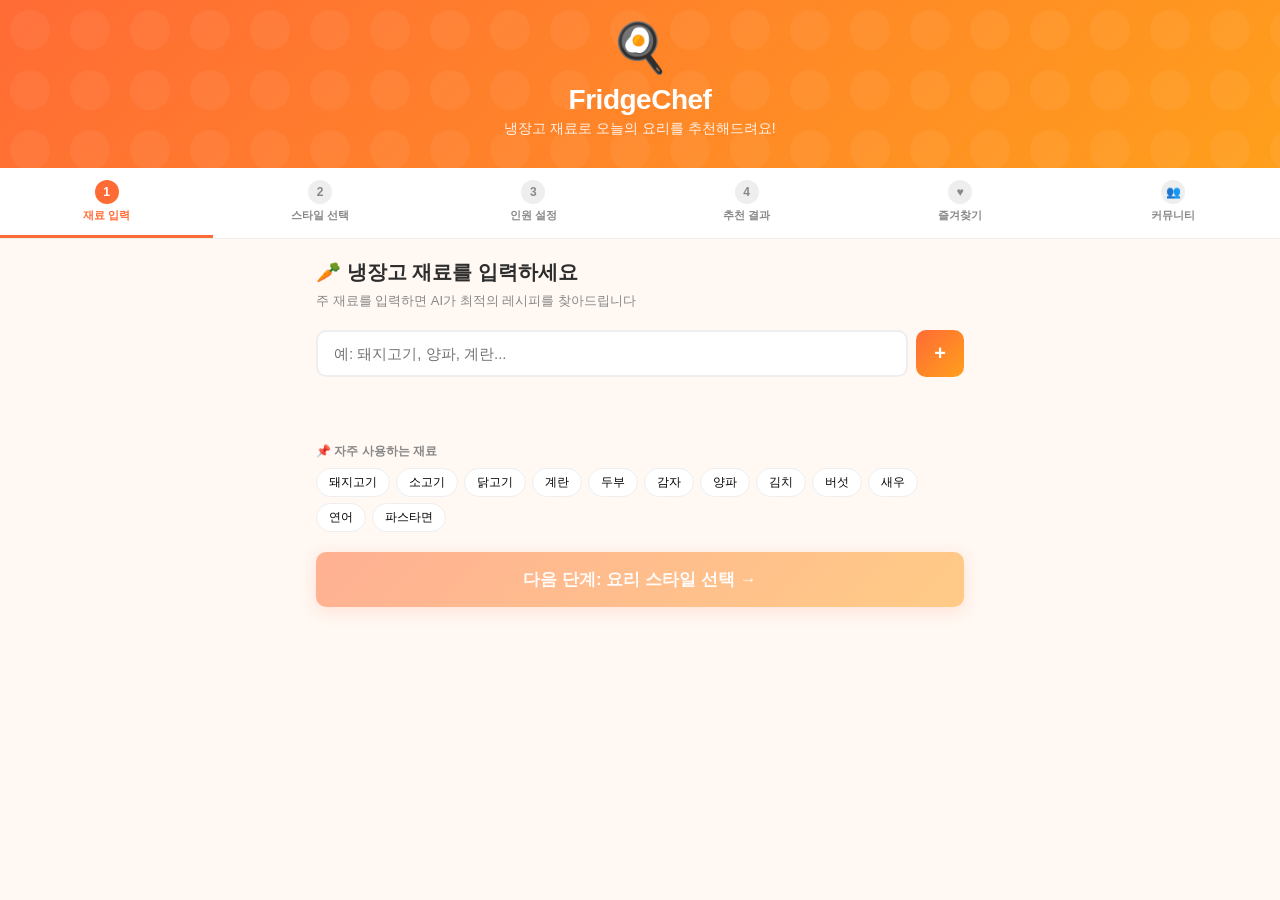
<file: index.html>
<!DOCTYPE html>
<html lang="ko">
<head>
  <meta charset="UTF-8" />
  <meta name="viewport" content="width=device-width, initial-scale=1.0" />
  <title>🍳 FridgeChef – 냉장고 셰프</title>

  <!-- ─── PWA 메타 태그 ─── -->
  <link rel="manifest" href="manifest.json" />
  <meta name="theme-color" content="#FF6B35" />
  <meta name="mobile-web-app-capable" content="yes" />
  <meta name="apple-mobile-web-app-capable" content="yes" />
  <meta name="apple-mobile-web-app-status-bar-style" content="default" />
  <meta name="apple-mobile-web-app-title" content="FridgeChef" />
  <link rel="apple-touch-icon" href="icon-192.png" />
  <link rel="icon" type="image/png" sizes="192x192" href="icon-192.png" />
  <meta name="description" content="냉장고 재료로 오늘의 요리를 추천해드려요!" />

  <style>
    /* ─── RESET & BASE ─────────────────────────────── */
    *, *::before, *::after { box-sizing: border-box; margin: 0; padding: 0; }
    :root {
      --primary: #FF6B35;
      --primary-light: #FF8C5A;
      --primary-dark: #E05520;
      --secondary: #2EC4B6;
      --bg: #FFF8F3;
      --card: #FFFFFF;
      --text: #2D2D2D;
      --text-muted: #888;
      --border: #EEE;
      --shadow: 0 4px 20px rgba(0,0,0,0.08);
      --shadow-hover: 0 8px 30px rgba(255,107,53,0.18);
      --radius: 16px;
      --radius-sm: 10px;
      --gradient: linear-gradient(135deg, #FF6B35 0%, #FF9F1C 100%);
    }
    body { font-family: 'Apple SD Gothic Neo', 'Malgun Gothic', 'Noto Sans KR', sans-serif; background: var(--bg); color: var(--text); min-height: 100vh; }

    /* ─── HEADER ───────────────────────────────────── */
    header {
      background: var(--gradient);
      color: white;
      padding: 20px 24px 30px;
      text-align: center;
      position: relative;
      overflow: hidden;
    }
    header::before {
      content: '';
      position: absolute; inset: 0;
      background: url("data:image/svg+xml,%3Csvg width='60' height='60' viewBox='0 0 60 60' xmlns='http://www.w3.org/2000/svg'%3E%3Cg fill='none' fill-rule='evenodd'%3E%3Cg fill='%23ffffff' fill-opacity='0.05'%3E%3Ccircle cx='30' cy='30' r='20'/%3E%3C/g%3E%3C/g%3E%3C/svg%3E");
      pointer-events: none;
    }
    .header-emoji { font-size: 48px; margin-bottom: 8px; display: block; }
    header h1 { font-size: 28px; font-weight: 800; letter-spacing: -0.5px; }
    header p { font-size: 14px; opacity: 0.9; margin-top: 4px; }

    /* ─── NAV STEPS ────────────────────────────────── */
    .steps-nav {
      display: flex;
      justify-content: center;
      gap: 0;
      background: white;
      border-bottom: 1px solid var(--border);
      overflow-x: auto;
      -webkit-overflow-scrolling: touch;
    }
    .step-btn {
      flex: 1;
      min-width: 80px;
      padding: 12px 8px;
      border: none;
      background: none;
      font-size: 11px;
      font-weight: 600;
      color: var(--text-muted);
      cursor: pointer;
      display: flex;
      flex-direction: column;
      align-items: center;
      gap: 4px;
      transition: all 0.2s;
      border-bottom: 3px solid transparent;
      white-space: nowrap;
    }
    .step-btn .step-num {
      width: 24px; height: 24px;
      border-radius: 50%;
      background: var(--border);
      color: var(--text-muted);
      font-size: 12px;
      font-weight: 700;
      display: flex; align-items: center; justify-content: center;
      transition: all 0.2s;
    }
    .step-btn.active { color: var(--primary); border-bottom-color: var(--primary); }
    .step-btn.active .step-num { background: var(--primary); color: white; }
    .step-btn.done .step-num { background: var(--secondary); color: white; }
    .step-btn.done { color: var(--secondary); }

    /* ─── MAIN CONTAINER ───────────────────────────── */
    .main { max-width: 680px; margin: 0 auto; padding: 20px 16px 80px; }

    /* ─── PANELS ───────────────────────────────────── */
    .panel { display: none; animation: fadeIn 0.3s ease; }
    .panel.active { display: block; }
    @keyframes fadeIn { from { opacity: 0; transform: translateY(10px); } to { opacity: 1; transform: translateY(0); } }

    .panel-title {
      font-size: 20px;
      font-weight: 800;
      color: var(--text);
      margin-bottom: 6px;
    }
    .panel-sub {
      font-size: 13px;
      color: var(--text-muted);
      margin-bottom: 20px;
    }

    /* ─── INGREDIENT INPUT ─────────────────────────── */
    .input-row { display: flex; gap: 8px; margin-bottom: 10px; position: relative; }
    .input-row input {
      flex: 1;
      padding: 12px 16px;
      border: 2px solid var(--border);
      border-radius: var(--radius-sm);
      font-size: 15px;
      outline: none;
      transition: border-color 0.2s;
      background: white;
    }
    .input-row input:focus { border-color: var(--primary); }
    .btn-add {
      padding: 12px 18px;
      background: var(--gradient);
      color: white;
      border: none;
      border-radius: var(--radius-sm);
      font-size: 20px;
      cursor: pointer;
      font-weight: 700;
      transition: transform 0.15s;
    }
    .btn-add:active { transform: scale(0.95); }

    /* Autocomplete */
    .autocomplete-list {
      position: absolute;
      top: 100%; left: 0; right: 48px;
      background: white;
      border: 2px solid var(--primary);
      border-top: none;
      border-radius: 0 0 var(--radius-sm) var(--radius-sm);
      z-index: 100;
      max-height: 200px;
      overflow-y: auto;
      box-shadow: var(--shadow);
    }
    .autocomplete-item {
      padding: 10px 16px;
      cursor: pointer;
      font-size: 14px;
      transition: background 0.15s;
    }
    .autocomplete-item:hover { background: var(--bg); color: var(--primary); }

    /* Ingredient tags */
    .ingredient-tags { display: flex; flex-wrap: wrap; gap: 8px; min-height: 40px; }
    .tag {
      display: flex;
      align-items: center;
      gap: 6px;
      padding: 6px 12px;
      background: white;
      border: 2px solid var(--primary);
      color: var(--primary);
      border-radius: 20px;
      font-size: 13px;
      font-weight: 600;
      animation: popIn 0.2s ease;
    }
    @keyframes popIn { from { transform: scale(0.8); opacity: 0; } to { transform: scale(1); opacity: 1; } }
    .tag-del {
      cursor: pointer;
      width: 16px; height: 16px;
      background: var(--primary);
      color: white;
      border-radius: 50%;
      display: flex; align-items: center; justify-content: center;
      font-size: 10px;
      font-weight: 700;
    }

    /* Quick-add presets */
    .preset-title { font-size: 12px; color: var(--text-muted); font-weight: 600; margin: 16px 0 8px; }
    .preset-row { display: flex; flex-wrap: wrap; gap: 6px; }
    .preset-btn {
      padding: 5px 12px;
      border: 1.5px solid var(--border);
      border-radius: 20px;
      background: white;
      font-size: 12px;
      cursor: pointer;
      transition: all 0.15s;
    }
    .preset-btn:hover { border-color: var(--primary); color: var(--primary); }

    /* ─── STYLE SELECTION ──────────────────────────── */
    .style-section { margin-bottom: 22px; }
    .style-label { font-size: 14px; font-weight: 700; margin-bottom: 10px; color: var(--text); }
    .style-grid { display: grid; grid-template-columns: repeat(4, 1fr); gap: 8px; }
    .style-grid.col3 { grid-template-columns: repeat(3, 1fr); }
    .style-card {
      padding: 12px 8px;
      border: 2.5px solid var(--border);
      border-radius: var(--radius-sm);
      text-align: center;
      cursor: pointer;
      transition: all 0.2s;
      background: white;
      user-select: none;
    }
    .style-card:hover { border-color: var(--primary); background: #FFF3EE; }
    .style-card.selected { border-color: var(--primary); background: var(--primary); color: white; }
    .style-card .emoji { font-size: 22px; display: block; margin-bottom: 4px; }
    .style-card .label { font-size: 12px; font-weight: 600; }

    /* ─── PEOPLE COUNT ─────────────────────────────── */
    .people-row { display: flex; align-items: center; justify-content: center; gap: 20px; margin: 30px 0; }
    .people-btn {
      width: 48px; height: 48px;
      border-radius: 50%;
      border: 2.5px solid var(--primary);
      background: white;
      color: var(--primary);
      font-size: 22px;
      font-weight: 700;
      cursor: pointer;
      display: flex; align-items: center; justify-content: center;
      transition: all 0.15s;
    }
    .people-btn:hover { background: var(--primary); color: white; }
    .people-display {
      text-align: center;
      min-width: 80px;
    }
    .people-display .num { font-size: 52px; font-weight: 800; color: var(--primary); line-height: 1; }
    .people-display .unit { font-size: 16px; color: var(--text-muted); }
    .people-icons { display: flex; justify-content: center; gap: 4px; margin-top: 10px; }
    .person-icon { font-size: 20px; }

    /* ─── SUMMARY BAR ──────────────────────────────── */
    .summary-bar {
      background: white;
      border: 1.5px solid var(--border);
      border-radius: var(--radius-sm);
      padding: 12px 16px;
      margin-bottom: 16px;
      display: flex;
      flex-wrap: wrap;
      gap: 8px;
      align-items: center;
    }
    .summary-chip {
      padding: 4px 10px;
      border-radius: 20px;
      font-size: 12px;
      font-weight: 600;
    }
    .chip-ingredient { background: #FFF0E8; color: var(--primary); }
    .chip-style { background: #E8F8F7; color: var(--secondary); }
    .chip-people { background: #F0F0FF; color: #7C3AED; }

    /* ─── BUTTONS ──────────────────────────────────── */
    .btn-primary {
      width: 100%;
      padding: 16px;
      background: var(--gradient);
      color: white;
      border: none;
      border-radius: var(--radius-sm);
      font-size: 17px;
      font-weight: 700;
      cursor: pointer;
      margin-top: 20px;
      transition: all 0.2s;
      box-shadow: 0 4px 15px rgba(255,107,53,0.3);
    }
    .btn-primary:hover { transform: translateY(-2px); box-shadow: 0 6px 20px rgba(255,107,53,0.4); }
    .btn-primary:active { transform: translateY(0); }
    .btn-primary:disabled { opacity: 0.5; cursor: not-allowed; transform: none; }

    .btn-secondary {
      padding: 10px 20px;
      background: white;
      color: var(--primary);
      border: 2px solid var(--primary);
      border-radius: var(--radius-sm);
      font-size: 14px;
      font-weight: 600;
      cursor: pointer;
      transition: all 0.2s;
    }
    .btn-secondary:hover { background: var(--primary); color: white; }

    /* ─── LOADING ──────────────────────────────────── */
    .loading-wrap {
      text-align: center;
      padding: 60px 20px;
    }
    .loading-emoji { font-size: 56px; animation: cookSpin 1.5s infinite; display: block; margin-bottom: 16px; }
    @keyframes cookSpin {
      0%, 100% { transform: rotate(-10deg) scale(1); }
      50% { transform: rotate(10deg) scale(1.1); }
    }
    .loading-text { font-size: 18px; font-weight: 700; color: var(--primary); }
    .loading-sub { font-size: 13px; color: var(--text-muted); margin-top: 6px; }
    .loading-bar {
      width: 200px;
      height: 6px;
      background: var(--border);
      border-radius: 3px;
      margin: 16px auto 0;
      overflow: hidden;
    }
    .loading-bar-inner {
      height: 100%;
      background: var(--gradient);
      border-radius: 3px;
      animation: loadingAnim 2s ease infinite;
    }
    @keyframes loadingAnim {
      0% { width: 0%; margin-left: 0; }
      50% { width: 60%; margin-left: 20%; }
      100% { width: 0%; margin-left: 100%; }
    }

    /* ─── RECIPE CARDS ─────────────────────────────── */
    .results-header {
      display: flex;
      justify-content: space-between;
      align-items: center;
      margin-bottom: 16px;
    }
    .results-count {
      font-size: 13px;
      color: var(--text-muted);
    }
    .recipe-list { display: flex; flex-direction: column; gap: 16px; }
    .recipe-card {
      background: white;
      border-radius: var(--radius);
      box-shadow: var(--shadow);
      overflow: hidden;
      cursor: pointer;
      transition: all 0.25s;
    }
    .recipe-card:hover { box-shadow: var(--shadow-hover); transform: translateY(-3px); }

    .recipe-card-hero {
      height: 160px;
      display: flex;
      align-items: center;
      justify-content: center;
      font-size: 72px;
      position: relative;
    }
    .recipe-badge {
      position: absolute;
      top: 10px;
      right: 10px;
      background: rgba(0,0,0,0.55);
      color: white;
      padding: 4px 10px;
      border-radius: 20px;
      font-size: 11px;
      font-weight: 700;
    }
    .recipe-match-badge {
      position: absolute;
      top: 10px;
      left: 10px;
      background: var(--primary);
      color: white;
      padding: 4px 10px;
      border-radius: 20px;
      font-size: 11px;
      font-weight: 700;
    }
    .recipe-card-body { padding: 14px 16px 16px; }
    .recipe-name { font-size: 18px; font-weight: 800; margin-bottom: 8px; }
    .recipe-meta {
      display: flex;
      gap: 12px;
      flex-wrap: wrap;
      margin-bottom: 10px;
    }
    .meta-item { display: flex; align-items: center; gap: 4px; font-size: 12px; color: var(--text-muted); }
    .meta-item strong { color: var(--text); font-weight: 700; }

    .difficulty-bar { display: flex; gap: 3px; }
    .diff-dot { width: 8px; height: 8px; border-radius: 50%; background: var(--border); }
    .diff-dot.filled.easy { background: #4CAF50; }
    .diff-dot.filled.medium { background: #FF9800; }
    .diff-dot.filled.hard { background: #F44336; }

    .ingredient-preview {
      display: flex;
      flex-wrap: wrap;
      gap: 5px;
      margin-top: 8px;
    }
    .ing-chip {
      padding: 3px 8px;
      border-radius: 20px;
      font-size: 11px;
      font-weight: 600;
    }
    .ing-have { background: #E8F5E9; color: #388E3C; }
    .ing-need { background: #FFF3E0; color: #F57C00; }

    /* ─── RECIPE DETAIL ────────────────────────────── */
    .detail-back {
      display: flex;
      align-items: center;
      gap: 8px;
      color: var(--primary);
      font-weight: 700;
      font-size: 15px;
      cursor: pointer;
      margin-bottom: 16px;
    }
    .detail-hero {
      height: 200px;
      border-radius: var(--radius);
      display: flex;
      align-items: center;
      justify-content: center;
      font-size: 80px;
      margin-bottom: 16px;
      position: relative;
    }
    .detail-fav-btn {
      position: absolute;
      top: 12px;
      right: 12px;
      width: 40px; height: 40px;
      border-radius: 50%;
      background: white;
      border: none;
      font-size: 20px;
      cursor: pointer;
      display: flex; align-items: center; justify-content: center;
      box-shadow: var(--shadow);
      transition: transform 0.2s;
    }
    .detail-fav-btn:active { transform: scale(1.3); }
    .detail-name { font-size: 24px; font-weight: 800; margin-bottom: 10px; }
    .detail-meta {
      display: grid;
      grid-template-columns: repeat(3, 1fr);
      gap: 10px;
      margin-bottom: 20px;
    }
    .detail-meta-card {
      background: var(--bg);
      border-radius: var(--radius-sm);
      padding: 10px;
      text-align: center;
    }
    .detail-meta-card .dmc-icon { font-size: 20px; }
    .detail-meta-card .dmc-val { font-size: 16px; font-weight: 800; color: var(--primary); }
    .detail-meta-card .dmc-label { font-size: 11px; color: var(--text-muted); margin-top: 2px; }

    .section-title {
      font-size: 16px;
      font-weight: 800;
      margin-bottom: 10px;
      display: flex;
      align-items: center;
      gap: 6px;
    }
    .ing-table { width: 100%; border-collapse: collapse; margin-bottom: 20px; }
    .ing-table th, .ing-table td { padding: 8px 10px; text-align: left; border-bottom: 1px solid var(--border); font-size: 13px; }
    .ing-table th { color: var(--text-muted); font-weight: 600; font-size: 12px; }
    .ing-status { display: inline-flex; align-items: center; gap: 4px; padding: 2px 8px; border-radius: 20px; font-size: 11px; font-weight: 700; }
    .status-have { background: #E8F5E9; color: #388E3C; }
    .status-need { background: #FFF3E0; color: #F57C00; }
    .status-optional { background: #F3E5F5; color: #7B1FA2; }

    .steps-list { list-style: none; }
    .step-item {
      display: flex;
      gap: 12px;
      margin-bottom: 14px;
      animation: fadeIn 0.3s ease both;
    }
    .step-num-circle {
      width: 28px; height: 28px;
      border-radius: 50%;
      background: var(--gradient);
      color: white;
      font-size: 13px;
      font-weight: 800;
      display: flex; align-items: center; justify-content: center;
      flex-shrink: 0;
      margin-top: 2px;
    }
    .step-text { font-size: 14px; line-height: 1.6; }

    .sub-card {
      background: #FFF8F0;
      border-left: 4px solid var(--primary);
      border-radius: 0 var(--radius-sm) var(--radius-sm) 0;
      padding: 10px 14px;
      margin-bottom: 8px;
      font-size: 13px;
    }
    .sub-card strong { color: var(--primary); }

    .calorie-bar-wrap { margin-bottom: 20px; }
    .calorie-header { display: flex; justify-content: space-between; font-size: 13px; margin-bottom: 6px; }
    .calorie-bar {
      height: 12px;
      background: var(--border);
      border-radius: 6px;
      overflow: hidden;
    }
    .calorie-fill {
      height: 100%;
      border-radius: 6px;
      background: var(--gradient);
      transition: width 1s ease;
    }
    .calorie-note { font-size: 11px; color: var(--text-muted); margin-top: 4px; }

    /* ─── FAVORITES ────────────────────────────────── */
    .fav-empty {
      text-align: center;
      padding: 60px 20px;
      color: var(--text-muted);
    }
    .fav-empty-icon { font-size: 48px; margin-bottom: 12px; }

    /* ─── BOTTOM FIXED CTA ─────────────────────────── */
    .bottom-bar {
      position: fixed;
      bottom: 0; left: 0; right: 0;
      background: white;
      border-top: 1px solid var(--border);
      padding: 12px 16px;
      display: flex;
      gap: 10px;
      max-width: 680px;
      margin: 0 auto;
      z-index: 50;
    }

    /* ─── TOAST ────────────────────────────────────── */
    .toast {
      position: fixed;
      bottom: 80px;
      left: 50%;
      transform: translateX(-50%) translateY(20px);
      background: #2D2D2D;
      color: white;
      padding: 10px 20px;
      border-radius: 20px;
      font-size: 13px;
      font-weight: 600;
      opacity: 0;
      transition: all 0.3s;
      z-index: 200;
      pointer-events: none;
      white-space: nowrap;
    }
    .toast.show { opacity: 1; transform: translateX(-50%) translateY(0); }

    /* Utility */
    .hidden { display: none !important; }
    hr.divider { border: none; border-top: 1px solid var(--border); margin: 20px 0; }

    /* ─── COMMUNITY ────────────────────────────── */
    .comm-header {
      display: flex; justify-content: space-between; align-items: flex-start;
      margin-bottom: 14px;
    }
    .btn-comm-new {
      padding: 9px 14px;
      background: var(--gradient);
      color: white; border: none;
      border-radius: var(--radius-sm);
      font-size: 13px; font-weight: 700;
      cursor: pointer; white-space: nowrap;
      box-shadow: 0 3px 10px rgba(255,107,53,0.3);
    }
    .comm-filter-row {
      display: flex; gap: 6px; overflow-x: auto;
      padding-bottom: 4px; margin-bottom: 14px;
      -webkit-overflow-scrolling: touch;
    }
    .comm-filter {
      padding: 6px 14px;
      border: 1.5px solid var(--border);
      border-radius: 20px; background: white;
      font-size: 12px; font-weight: 600;
      cursor: pointer; white-space: nowrap;
      transition: all 0.15s;
    }
    .comm-filter.active {
      border-color: var(--primary);
      background: var(--primary); color: white;
    }

    /* Post card */
    .post-card {
      background: white; border-radius: var(--radius);
      box-shadow: var(--shadow); margin-bottom: 12px;
      cursor: pointer; transition: all 0.2s;
      overflow: hidden;
    }
    .post-card:hover { box-shadow: var(--shadow-hover); transform: translateY(-2px); }
    .post-card-body { padding: 14px 16px; }
    .post-type-badge {
      display: inline-flex; align-items: center; gap: 4px;
      padding: 3px 9px; border-radius: 20px;
      font-size: 11px; font-weight: 700;
      margin-bottom: 8px;
    }
    .badge-question { background: #EEF2FF; color: #4F46E5; }
    .badge-recipe   { background: #FFF3E0; color: #E65100; }
    .badge-tip      { background: #E8F5E9; color: #2E7D32; }
    .badge-review   { background: #FFF9C4; color: #F57F17; }
    .post-title {
      font-size: 15px; font-weight: 700;
      margin-bottom: 6px; line-height: 1.4;
    }
    .post-preview {
      font-size: 13px; color: var(--text-muted);
      display: -webkit-box; -webkit-line-clamp: 2;
      -webkit-box-orient: vertical; overflow: hidden;
      margin-bottom: 10px;
    }
    .post-tags { display: flex; flex-wrap: wrap; gap: 5px; margin-bottom: 10px; }
    .post-tag {
      padding: 2px 8px; background: var(--bg);
      border-radius: 20px; font-size: 11px; color: var(--primary);
      font-weight: 600;
    }
    .post-footer {
      display: flex; justify-content: space-between;
      align-items: center; padding-top: 10px;
      border-top: 1px solid var(--border);
    }
    .post-author {
      display: flex; align-items: center; gap: 7px;
      font-size: 12px; color: var(--text-muted);
    }
    .author-avatar {
      width: 24px; height: 24px; border-radius: 50%;
      display: flex; align-items: center; justify-content: center;
      font-size: 13px; font-weight: 700;
      flex-shrink: 0;
    }
    .expert-badge {
      background: linear-gradient(135deg,#FFD700,#FFA500);
      color: white; padding: 1px 6px;
      border-radius: 20px; font-size: 10px; font-weight: 700;
    }
    .post-stats {
      display: flex; gap: 10px;
      font-size: 12px; color: var(--text-muted);
    }
    .post-stat { display: flex; align-items: center; gap: 3px; }

    /* Post detail */
    .post-detail-card {
      background: white; border-radius: var(--radius);
      box-shadow: var(--shadow); padding: 16px;
      margin-bottom: 16px;
    }
    .post-detail-title {
      font-size: 18px; font-weight: 800; margin-bottom: 10px;
    }
    .post-detail-content {
      font-size: 14px; line-height: 1.7; color: var(--text);
      margin-bottom: 12px;
    }
    .post-detail-footer {
      display: flex; justify-content: space-between; align-items: center;
      padding-top: 12px; border-top: 1px solid var(--border);
    }
    .like-btn {
      display: flex; align-items: center; gap: 5px;
      padding: 6px 14px; border-radius: 20px;
      border: 1.5px solid var(--border); background: white;
      font-size: 13px; cursor: pointer; transition: all 0.15s;
      font-weight: 600;
    }
    .like-btn.liked { border-color: #E53935; color: #E53935; background: #FFF5F5; }

    /* Comments */
    .comments-section { margin-top: 4px; }
    .comments-title {
      font-size: 15px; font-weight: 800;
      margin-bottom: 12px; display: flex; align-items: center; gap: 6px;
    }
    .comment-card {
      background: white; border-radius: var(--radius);
      box-shadow: var(--shadow); padding: 14px 16px;
      margin-bottom: 10px; transition: all 0.2s;
      border-left: 4px solid transparent;
    }
    .comment-card.best { border-left-color: #FFD700; }
    .comment-card.expert-comment { border-left-color: var(--primary); }
    .comment-header {
      display: flex; justify-content: space-between;
      align-items: flex-start; margin-bottom: 8px;
    }
    .comment-author {
      display: flex; align-items: center; gap: 8px;
    }
    .author-avatar-lg {
      width: 36px; height: 36px; border-radius: 50%;
      display: flex; align-items: center; justify-content: center;
      font-size: 16px; font-weight: 700; flex-shrink: 0;
    }
    .comment-name { font-size: 13px; font-weight: 700; }
    .comment-meta { font-size: 11px; color: var(--text-muted); margin-top: 1px; }
    .best-badge {
      background: linear-gradient(135deg,#FFD700,#FFA500);
      color: white; padding: 3px 8px;
      border-radius: 20px; font-size: 10px; font-weight: 700;
    }
    .comment-body {
      font-size: 13px; line-height: 1.7;
      margin-bottom: 10px; color: var(--text);
    }
    .comment-recipe-box {
      background: var(--bg); border-radius: var(--radius-sm);
      padding: 10px 12px; margin-bottom: 10px;
    }
    .comment-recipe-title {
      font-size: 13px; font-weight: 700;
      color: var(--primary); margin-bottom: 6px;
    }
    .comment-recipe-steps {
      font-size: 12px; color: var(--text); line-height: 1.7;
    }
    .comment-recipe-steps li { margin-bottom: 3px; list-style: none;
      display: flex; gap: 6px;
    }
    .comment-recipe-steps li::before {
      content: '▸'; color: var(--primary); flex-shrink: 0;
    }
    .comment-footer {
      display: flex; justify-content: space-between; align-items: center;
    }
    .comment-like-btn {
      display: flex; align-items: center; gap: 4px;
      padding: 4px 10px; border-radius: 20px;
      border: 1.5px solid var(--border); background: white;
      font-size: 12px; cursor: pointer; transition: all 0.15s;
    }
    .comment-like-btn.liked { border-color: #E53935; color: #E53935; }
    .comment-time { font-size: 11px; color: var(--text-muted); }

    /* Add comment */
    .add-comment-box {
      background: white; border-radius: var(--radius);
      box-shadow: var(--shadow); padding: 14px 16px;
      margin-top: 4px; margin-bottom: 60px;
    }
    .add-comment-title { font-size: 14px; font-weight: 700; margin-bottom: 10px; }
    .comment-author-row { display: flex; gap: 8px; margin-bottom: 8px; }
    .form-group { margin-bottom: 14px; }
    .form-label { font-size: 13px; font-weight: 700; display: block; margin-bottom: 6px; }
    .form-input {
      width: 100%; padding: 10px 14px;
      border: 2px solid var(--border); border-radius: var(--radius-sm);
      font-size: 14px; outline: none; transition: border-color 0.2s;
      background: white;
    }
    .form-input:focus { border-color: var(--primary); }
    .form-textarea {
      width: 100%; padding: 10px 14px;
      border: 2px solid var(--border); border-radius: var(--radius-sm);
      font-size: 14px; outline: none; transition: border-color 0.2s;
      background: white; resize: vertical; line-height: 1.6;
      font-family: inherit;
    }
    .form-textarea:focus { border-color: var(--primary); }
    .type-row { display: flex; flex-wrap: wrap; gap: 6px; }
    .type-btn {
      padding: 7px 12px; border: 2px solid var(--border);
      border-radius: var(--radius-sm); background: white;
      font-size: 12px; font-weight: 600; cursor: pointer;
      transition: all 0.15s;
    }
    .type-btn.selected { border-color: var(--primary); background: var(--primary); color: white; }
    .tag-input-row { display: flex; gap: 8px; }
    .post-tags-preview { display: flex; flex-wrap: wrap; gap: 5px; margin-top: 8px; }
    .post-tag-del {
      display: inline-flex; align-items: center; gap: 5px;
      padding: 3px 10px; background: #FFF0E8;
      border: 1.5px solid var(--primary); color: var(--primary);
      border-radius: 20px; font-size: 12px; font-weight: 600;
      cursor: pointer;
    }

    /* Empty state */
    .comm-empty {
      text-align: center; padding: 50px 20px;
      color: var(--text-muted);
    }
    .comm-empty-icon { font-size: 48px; margin-bottom: 12px; }

    /* ─── HALL OF FAME / CONTEST ──────────────── */
    .hof-banner {
      background: linear-gradient(135deg, #1a1a2e 0%, #16213e 50%, #0f3460 100%);
      border-radius: var(--radius); padding: 16px;
      margin-bottom: 16px; position: relative; overflow: hidden;
    }
    .hof-banner::before {
      content: '✨'; font-size: 80px; position: absolute;
      right: -10px; top: -10px; opacity: 0.12; pointer-events: none;
    }
    .hof-banner-title {
      color: #FFD700; font-size: 12px; font-weight: 700;
      letter-spacing: 1px; margin-bottom: 4px;
    }
    .hof-banner-sub {
      color: white; font-size: 17px; font-weight: 800; margin-bottom: 12px;
    }
    .hof-scroll { display: flex; gap: 10px; overflow-x: auto; padding-bottom: 4px; -webkit-overflow-scrolling: touch; }
    .hof-card {
      min-width: 160px; background: rgba(255,255,255,0.08);
      border-radius: var(--radius-sm); padding: 12px;
      border: 1px solid rgba(255,255,255,0.15);
      flex-shrink: 0; cursor: pointer;
      transition: background 0.2s;
    }
    .hof-card:hover { background: rgba(255,255,255,0.15); }
    .hof-rank { font-size: 20px; margin-bottom: 6px; }
    .hof-recipe-thumb {
      width: 100%; height: 80px; border-radius: 8px;
      object-fit: cover; margin-bottom: 8px;
      display: flex; align-items: center; justify-content: center;
      font-size: 36px;
    }
    .hof-recipe-name { color: white; font-size: 13px; font-weight: 700; margin-bottom: 4px; }
    .hof-recipe-author { color: rgba(255,255,255,0.6); font-size: 11px; }
    .hof-likes { color: #FFD700; font-size: 12px; font-weight: 700; margin-top: 4px; }

    /* ─── PHOTO UPLOAD ──────────────────────── */
    .photo-upload-area {
      border: 2.5px dashed var(--border); border-radius: var(--radius-sm);
      padding: 20px; text-align: center; cursor: pointer;
      transition: all 0.2s; background: white;
    }
    .photo-upload-area:hover { border-color: var(--primary); background: #FFF8F3; }
    .photo-upload-area.has-photo { border-style: solid; border-color: var(--primary); padding: 0; overflow: hidden; }
    .photo-upload-icon { font-size: 32px; margin-bottom: 6px; }
    .photo-upload-label { font-size: 13px; color: var(--text-muted); }
    .photo-grid { display: grid; grid-template-columns: repeat(3,1fr); gap: 8px; margin-top: 10px; }
    .photo-thumb-wrap { position: relative; aspect-ratio: 1; border-radius: 8px; overflow: hidden; }
    .photo-thumb { width: 100%; height: 100%; object-fit: cover; display: block; }
    .photo-thumb-del {
      position: absolute; top: 4px; right: 4px;
      width: 20px; height: 20px; border-radius: 50%;
      background: rgba(0,0,0,0.6); color: white;
      border: none; font-size: 11px; cursor: pointer;
      display: flex; align-items: center; justify-content: center;
    }
    .post-photo-gallery { display: grid; grid-template-columns: repeat(2,1fr); gap: 6px; margin: 10px 0; }
    .post-photo-gallery img { width: 100%; aspect-ratio: 4/3; object-fit: cover; border-radius: 8px; cursor: pointer; }
    .post-photo-gallery.single img { grid-column: 1/-1; aspect-ratio: 16/9; }

    /* ─── STAR RATING ────────────────────────── */
    .star-row { display: flex; gap: 4px; }
    .star { font-size: 22px; cursor: pointer; transition: transform 0.1s; color: #DDD; }
    .star.filled { color: #FFD700; }
    .star:hover { transform: scale(1.2); }
    .rating-summary { display: flex; align-items: center; gap: 8px; }
    .rating-avg { font-size: 28px; font-weight: 800; color: var(--primary); }
    .rating-count { font-size: 12px; color: var(--text-muted); }
    .rating-bar-wrap { flex: 1; }
    .rating-bar-row { display: flex; align-items: center; gap: 6px; margin-bottom: 3px; }
    .rating-bar-row span { font-size: 11px; color: var(--text-muted); width: 20px; text-align: right; }
    .rating-bar-bg { flex: 1; height: 6px; background: var(--border); border-radius: 3px; overflow: hidden; }
    .rating-bar-fill { height: 100%; background: #FFD700; border-radius: 3px; transition: width 0.5s; }

    /* ─── RECIPE POST SPECIAL ────────────────── */
    .recipe-post-ing {
      background: var(--bg); border-radius: var(--radius-sm);
      padding: 10px 12px; margin: 10px 0;
    }
    .recipe-post-ing-title { font-size: 13px; font-weight: 700; margin-bottom: 6px; }
    .recipe-post-ing-list { display: flex; flex-wrap: wrap; gap: 5px; }
    .recipe-post-step {
      display: flex; gap: 10px; margin-bottom: 12px;
      padding-bottom: 12px; border-bottom: 1px solid var(--border);
    }
    .recipe-post-step:last-child { border-bottom: none; margin-bottom: 0; padding-bottom: 0; }
    .recipe-step-num {
      width: 26px; height: 26px; border-radius: 50%;
      background: var(--gradient); color: white;
      font-size: 12px; font-weight: 800;
      display: flex; align-items: center; justify-content: center;
      flex-shrink: 0;
    }
    .recipe-step-content { flex: 1; }
    .recipe-step-text { font-size: 13px; line-height: 1.6; margin-bottom: 6px; }
    .recipe-step-photo { width: 100%; max-height: 200px; object-fit: cover; border-radius: 8px; }

    /* ─── WEEK BADGE ─────────────────────────── */
    .week-winner-badge {
      display: inline-flex; align-items: center; gap: 4px;
      background: linear-gradient(135deg,#FFD700,#FFA500);
      color: #7A4800; padding: 3px 10px;
      border-radius: 20px; font-size: 11px; font-weight: 800;
    }
  </style>
</head>
<body>

<!-- HEADER -->
<header>
  <span class="header-emoji">🍳</span>
  <h1>FridgeChef</h1>
  <p>냉장고 재료로 오늘의 요리를 추천해드려요!</p>
</header>

<!-- STEP NAVIGATION -->
<nav class="steps-nav" id="stepsNav">
  <button class="step-btn active" data-step="0" onclick="goStep(0)">
    <span class="step-num">1</span>재료 입력
  </button>
  <button class="step-btn" data-step="1" onclick="goStep(1)">
    <span class="step-num">2</span>스타일 선택
  </button>
  <button class="step-btn" data-step="2" onclick="goStep(2)">
    <span class="step-num">3</span>인원 설정
  </button>
  <button class="step-btn" data-step="3" onclick="goStep(3)">
    <span class="step-num">4</span>추천 결과
  </button>
  <button class="step-btn" data-step="4" onclick="goStep(4)">
    <span class="step-num">♥</span>즐겨찾기
  </button>
  <button class="step-btn" data-step="5" onclick="goStep(5)">
    <span class="step-num">👥</span>커뮤니티
  </button>
</nav>

<!-- MAIN -->
<div class="main">

  <!-- ── STEP 0: INGREDIENT INPUT ── -->
  <div class="panel active" id="panel-0">
    <p class="panel-title">🥕 냉장고 재료를 입력하세요</p>
    <p class="panel-sub">주 재료를 입력하면 AI가 최적의 레시피를 찾아드립니다</p>

    <div class="input-row" id="inputRow">
      <input type="text" id="ingredientInput" placeholder="예: 돼지고기, 양파, 계란..."
             oninput="handleInput()" onkeydown="handleKeyDown(event)" autocomplete="off"/>
      <button class="btn-add" onclick="addIngredient()">+</button>
      <div class="autocomplete-list hidden" id="autocompleteList"></div>
    </div>

    <div class="ingredient-tags" id="ingredientTags">
      <!-- tags injected here -->
    </div>

    <p class="preset-title">📌 자주 사용하는 재료</p>
    <div class="preset-row" id="presetRow">
      <!-- presets injected by JS -->
    </div>

    <button class="btn-primary" id="step0Next" onclick="goStep(1)" disabled>
      다음 단계: 요리 스타일 선택 →
    </button>
  </div>

  <!-- ── STEP 1: STYLE SELECTION ── -->
  <div class="panel" id="panel-1">
    <p class="panel-title">🍜 어떤 요리를 원하세요?</p>
    <p class="panel-sub">원하는 카테고리, 맛, 상황을 선택해보세요</p>

    <div class="style-section">
      <p class="style-label">🌏 요리 카테고리 (중복 선택 가능)</p>
      <div class="style-grid" id="cuisine-grid">
        <div class="style-card" data-group="cuisine" data-val="한식" onclick="toggleStyle(this)"><span class="emoji">🍲</span><span class="label">한식</span></div>
        <div class="style-card" data-group="cuisine" data-val="중식" onclick="toggleStyle(this)"><span class="emoji">🥡</span><span class="label">중식</span></div>
        <div class="style-card" data-group="cuisine" data-val="일식" onclick="toggleStyle(this)"><span class="emoji">🍱</span><span class="label">일식</span></div>
        <div class="style-card" data-group="cuisine" data-val="양식" onclick="toggleStyle(this)"><span class="emoji">🍝</span><span class="label">양식</span></div>
      </div>
    </div>

    <div class="style-section">
      <p class="style-label">😋 맛 스타일 (중복 선택 가능)</p>
      <div class="style-grid" id="taste-grid">
        <div class="style-card" data-group="taste" data-val="매콤" onclick="toggleStyle(this)"><span class="emoji">🌶️</span><span class="label">매콤</span></div>
        <div class="style-card" data-group="taste" data-val="달콤" onclick="toggleStyle(this)"><span class="emoji">🍯</span><span class="label">달콤</span></div>
        <div class="style-card" data-group="taste" data-val="담백" onclick="toggleStyle(this)"><span class="emoji">🥗</span><span class="label">담백</span></div>
        <div class="style-card" data-group="taste" data-val="짭짤" onclick="toggleStyle(this)"><span class="emoji">🧂</span><span class="label">짭짤</span></div>
      </div>
    </div>

    <div class="style-section">
      <p class="style-label">🎯 식사 상황 (중복 선택 가능)</p>
      <div class="style-grid col3" id="situation-grid">
        <div class="style-card" data-group="situation" data-val="술안주" onclick="toggleStyle(this)"><span class="emoji">🍺</span><span class="label">술안주</span></div>
        <div class="style-card" data-group="situation" data-val="저녁식사" onclick="toggleStyle(this)"><span class="emoji">🌙</span><span class="label">저녁식사</span></div>
        <div class="style-card" data-group="situation" data-val="다이어트" onclick="toggleStyle(this)"><span class="emoji">💪</span><span class="label">다이어트</span></div>
        <div class="style-card" data-group="situation" data-val="간단요리" onclick="toggleStyle(this)"><span class="emoji">⚡</span><span class="label">간단요리</span></div>
        <div class="style-card" data-group="situation" data-val="브런치" onclick="toggleStyle(this)"><span class="emoji">☀️</span><span class="label">브런치</span></div>
        <div class="style-card" data-group="situation" data-val="야식" onclick="toggleStyle(this)"><span class="emoji">🌃</span><span class="label">야식</span></div>
      </div>
    </div>

    <button class="btn-primary" onclick="goStep(2)">
      다음 단계: 인원 설정 →
    </button>
  </div>

  <!-- ── STEP 2: PEOPLE COUNT ── -->
  <div class="panel" id="panel-2">
    <p class="panel-title">👨‍👩‍👧‍👦 몇 명이 드실 건가요?</p>
    <p class="panel-sub">인원 수에 맞게 재료 양을 자동으로 조정해드립니다</p>

    <div class="people-row">
      <button class="people-btn" onclick="changePeople(-1)">−</button>
      <div class="people-display">
        <div class="num" id="peopleNum">2</div>
        <div class="unit">명</div>
      </div>
      <button class="people-btn" onclick="changePeople(1)">+</button>
    </div>
    <div class="people-icons" id="peopleIcons"></div>

    <hr class="divider"/>

    <p class="panel-title" style="font-size:16px; margin-bottom:12px;">📋 선택 요약</p>
    <div class="summary-bar" id="summaryBar">
      <!-- summary chips injected -->
    </div>

    <button class="btn-primary" onclick="generateRecipes()">
      🍽️ 레시피 추천받기
    </button>
  </div>

  <!-- ── STEP 3: RESULTS ── -->
  <div class="panel" id="panel-3">
    <!-- Loading state (shown while generating) -->
    <div id="loadingState" class="hidden">
      <div class="loading-wrap">
        <span class="loading-emoji">👨‍🍳</span>
        <p class="loading-text">셰프가 요리를 고민 중이에요...</p>
        <p class="loading-sub">재료를 분석하고 최적의 레시피를 찾고 있어요</p>
        <div class="loading-bar"><div class="loading-bar-inner"></div></div>
      </div>
    </div>

    <!-- Results list -->
    <div id="resultsList" class="hidden">
      <div class="results-header">
        <div>
          <p class="panel-title" style="margin:0">🎉 추천 레시피</p>
          <p class="results-count" id="resultCount"></p>
        </div>
        <button class="btn-secondary" onclick="generateRecipes()">🔄 다시 추천</button>
      </div>
      <div class="recipe-list" id="recipeList"></div>
    </div>

    <!-- Recipe detail view -->
    <div id="recipeDetail" class="hidden">
      <div class="detail-back" onclick="showResultsList()">← 목록으로 돌아가기</div>
      <div id="detailContent"></div>
    </div>
  </div>

  <!-- ── STEP 4: FAVORITES ── -->
  <div class="panel" id="panel-4">
    <p class="panel-title">❤️ 즐겨찾기 레시피</p>
    <p class="panel-sub">저장한 레시피를 언제든지 확인하세요</p>
    <div id="favList"></div>
  </div>

  <!-- ── STEP 5: COMMUNITY ── -->
  <div class="panel" id="panel-5">

    <!-- ① 이번주 TOP / 명예의 전당 배너 -->
    <div class="hof-banner" id="hofBanner">
      <div class="hof-banner-title">🏆 THIS WEEK'S BEST</div>
      <div class="hof-banner-sub">이번주 최고 레시피</div>
      <div class="hof-scroll" id="hofScroll"><!-- JS 렌더 --></div>
    </div>

    <!-- 커뮤니티 피드 뷰 -->
    <div id="comm-feed">
      <div class="comm-header">
        <div>
          <p class="panel-title" style="margin:0">👥 요리 커뮤니티</p>
          <p class="panel-sub" style="margin:4px 0 0">나만의 레시피를 올리고, 요리 고수들의 제안을 받아보세요</p>
        </div>
        <button class="btn-comm-new" onclick="showNewPost()">✏️ 글쓰기</button>
      </div>

      <!-- 카테고리 필터 -->
      <div class="comm-filter-row" id="commFilter">
        <button class="comm-filter active" data-filter="all"      onclick="filterPosts('all',this)">전체</button>
        <button class="comm-filter" data-filter="question" onclick="filterPosts('question',this)">❓ 재료질문</button>
        <button class="comm-filter" data-filter="recipe"   onclick="filterPosts('recipe',this)">📋 레시피공유</button>
        <button class="comm-filter" data-filter="tip"      onclick="filterPosts('tip',this)">💡 요리팁</button>
        <button class="comm-filter" data-filter="review"   onclick="filterPosts('review',this)">⭐ 후기</button>
        <button class="comm-filter" data-filter="hof"      onclick="filterPosts('hof',this)">👑 명예의전당</button>
      </div>

      <div id="postList"></div>
    </div>

    <!-- 새 글 작성 뷰 -->
    <div id="comm-new-post" class="hidden">
      <div class="detail-back" onclick="showFeed()">← 커뮤니티로</div>
      <p class="panel-title">✏️ 새 글 쓰기</p>

      <div class="form-group">
        <label class="form-label">글 유형</label>
        <div class="type-row">
          <button class="type-btn selected" data-type="question" onclick="selectPostType(this)">❓ 재료질문</button>
          <button class="type-btn" data-type="recipe"   onclick="selectPostType(this)">📋 레시피공유</button>
          <button class="type-btn" data-type="tip"      onclick="selectPostType(this)">💡 요리팁</button>
          <button class="type-btn" data-type="review"   onclick="selectPostType(this)">⭐ 후기</button>
        </div>
      </div>

      <div class="form-group">
        <label class="form-label">닉네임</label>
        <input class="form-input" id="postAuthor" placeholder="닉네임을 입력하세요" maxlength="20" />
      </div>

      <div class="form-group">
        <label class="form-label">제목</label>
        <input class="form-input" id="postTitle" placeholder="예: 황금 김치찌개 레시피 공유합니다!" maxlength="60" />
      </div>

      <!-- 대표 사진 업로드 -->
      <div class="form-group">
        <label class="form-label">완성 사진 <span style="color:var(--text-muted);font-weight:400">(선택, 최대 3장)</span></label>
        <div id="mainPhotoArea" class="photo-upload-area" onclick="document.getElementById('mainPhotoInput').click()">
          <div class="photo-upload-icon">📷</div>
          <div class="photo-upload-label">사진을 탭해서 업로드하세요<br><span style="font-size:11px">(완성 사진, 과정 사진 모두 OK)</span></div>
        </div>
        <div class="photo-grid" id="mainPhotoGrid"></div>
        <input type="file" id="mainPhotoInput" accept="image/*" multiple style="display:none"
               onchange="handlePhotoUpload(event,'main')" />
      </div>

      <div class="form-group">
        <label class="form-label">내용</label>
        <textarea class="form-textarea" id="postContent"
          placeholder="레시피 설명, 보유 재료, 요리 상황 등을 자유롭게 적어주세요!" rows="5"></textarea>
      </div>

      <!-- 레시피 공유 전용 섹션 -->
      <div id="recipeFormSection" class="hidden">
        <hr class="divider"/>
        <p class="form-label" style="font-size:14px;margin-bottom:14px">📋 레시피 상세 정보</p>

        <div class="form-group">
          <label class="form-label">재료 목록 <span style="color:var(--text-muted);font-weight:400">(한 줄에 하나씩)</span></label>
          <textarea class="form-textarea" id="postIngredients"
            placeholder="돼지고기 200g&#10;양파 1개&#10;고추장 2큰술&#10;간장 1큰술" rows="5"></textarea>
        </div>

        <div class="form-group">
          <label class="form-label">조리 순서 <span style="color:var(--text-muted);font-weight:400">(한 줄에 한 단계)</span></label>
          <textarea class="form-textarea" id="postSteps"
            placeholder="1. 돼지고기 200g을 한입 크기로 썰어 양념장에 30분 재웁니다.&#10;2. 팬에 기름을 두르고 강불에서 3분 볶습니다." rows="6"></textarea>
        </div>

        <!-- 단계별 사진 업로드 -->
        <div class="form-group">
          <label class="form-label">조리 과정 사진 <span style="color:var(--text-muted);font-weight:400">(선택)</span></label>
          <div class="photo-upload-area" onclick="document.getElementById('stepPhotoInput').click()">
            <div class="photo-upload-icon">🍳</div>
            <div class="photo-upload-label">조리 중간 과정 사진을 추가하세요</div>
          </div>
          <div class="photo-grid" id="stepPhotoGrid"></div>
          <input type="file" id="stepPhotoInput" accept="image/*" multiple style="display:none"
                 onchange="handlePhotoUpload(event,'step')" />
        </div>

        <div style="display:grid;grid-template-columns:1fr 1fr;gap:10px">
          <div class="form-group" style="margin:0">
            <label class="form-label">조리 시간</label>
            <input class="form-input" id="postCookTime" placeholder="예: 30분" />
          </div>
          <div class="form-group" style="margin:0">
            <label class="form-label">난이도</label>
            <select class="form-input" id="postDifficulty">
              <option value="1">⭐ 쉬움</option>
              <option value="2" selected>⭐⭐ 보통</option>
              <option value="3">⭐⭐⭐ 어려움</option>
            </select>
          </div>
        </div>
      </div>

      <div class="form-group" style="margin-top:14px">
        <label class="form-label">재료 태그 <span style="color:var(--text-muted);font-weight:400">(Enter로 추가, 최대 5개)</span></label>
        <div class="tag-input-row">
          <input class="form-input" id="tagInput" placeholder="재료 입력 후 Enter" style="flex:1"
                 onkeydown="addPostTag(event)" />
        </div>
        <div class="post-tags-preview" id="postTagsPreview"></div>
      </div>

      <button class="btn-primary" onclick="submitPost()">📤 게시하기</button>
      <div style="height:20px"></div>
    </div>

    <!-- 게시글 상세(댓글) 뷰 -->
    <div id="comm-post-detail" class="hidden">
      <div class="detail-back" onclick="showFeed()">← 커뮤니티로</div>
      <div id="postDetailContent"></div>
    </div>

  </div>

</div><!-- /main -->

<!-- TOAST -->
<div class="toast" id="toast"></div>

<!-- ═══════════════════════════════════════════════════════ JS ═══ -->
<script>

// ──────────────────────────────────────────
// STATE
// ──────────────────────────────────────────
let ingredients = [];
let selectedStyles = { cuisine: [], taste: [], situation: [] };
let peopleCount = 2;
let generatedRecipes = [];
let favorites = JSON.parse(localStorage.getItem('fc_favorites') || '[]');
let currentStep = 0;

// escaping utilities to prevent XSS
function escapeHTML(s){
  return String(s).replace(/[&<>"']/g, function(c){
    return ({'&':'&amp;','<':'&lt;','>':'&gt;','"':'&quot;',"'":"&#39;"})[c];
  });
}
function escapeAttr(s){
  return String(s).replace(/\\/g,'\\\\').replace(/'/g,"\'").replace(/"/g,'\\\"');
}

// ──────────────────────────────────────────
// AUTOCOMPLETE DATA
// ──────────────────────────────────────────
const allIngredients = [
  '돼지고기','소고기','닭고기','삼겹살','목살','등심','안심','스테이크','베이컨','햄','소시지','연어','참치','오징어','새우','조개','바지락','꽃게','멸치','황태',
  '계란','두부','감자','양파','파','마늘','생강','고추','청양고추','당근','애호박','무','배추','깻잎','상추','시금치','브로콜리','콜리플라워','버섯','팽이버섯','표고버섯','느타리버섯',
  '토마토','오이','피망','파프리카','가지','콩나물','숙주','아스파라거스','옥수수','고구마','단호박','연근',
  '밥','면','국수','당면','떡','쌀','밀가루','빵','식빵','파스타면',
  '간장','된장','고추장','고춧가루','참기름','참깨','들기름','소금','설탕','식초','후추','올리브오일','버터','치즈','우유','크림','케첩','마요네즈','머스터드',
  '두반장','굴소스','XO소스','데리야끼소스','사케','미림','다시마','가다랑어포',
  '김치','묵은지','깍두기','나물','시래기','냉이','취나물',
  '사과','배','파인애플','레몬','오렌지','딸기','바나나',
  '콩','팥','강낭콩','두유','아몬드','견과류'
];

const presets = ['돼지고기', '소고기', '닭고기', '계란', '두부', '감자', '양파', '김치', '버섯', '새우', '연어', '파스타면'];

// ──────────────────────────────────────────
// RECIPE DATABASE
// ──────────────────────────────────────────
const RECIPES = [
  {
    id: 1, name: '김치찌개', emoji: '🍲',
    cuisine: '한식', taste: ['매콤', '짭짤'], situation: ['저녁식사', '술안주', '야식'],
    keyIngredients: ['김치', '돼지고기'],
    ingredients: {
      required: [
        { name: '김치', amount: '300g', have: null },
        { name: '돼지고기 (삼겹살 또는 목살)', amount: '200g', have: null },
        { name: '두부', amount: '1/2모', have: null },
        { name: '물', amount: '2컵', have: null }
      ],
      optional: [
        { name: '양파', amount: '1/2개', have: null, substitute: '대파로 대체 가능' },
        { name: '대파', amount: '1/2대', have: null, substitute: '쪽파로 대체 가능' },
        { name: '고춧가루', amount: '1큰술', have: null, substitute: '없어도 됩니다' }
      ],
      seasoning: ['간장 1큰술', '다진마늘 1큰술', '참기름 약간', '설탕 1작은술']
    },
    steps: [
      '돼지고기 200g을 4cm 크기로 썰고, 김치 300g은 3cm 크기로 썹니다.',
      '냄비에 식용유 1작은술(5ml)을 두르고 돼지고기를 중불에서 2분 볶다가, 김치를 넣고 2분 더 볶아 감칠맛을 냅니다.',
      '물 400ml(2컵)를 붓고 간장 1큰술(15ml), 다진마늘 1큰술을 넣어 강불로 끓입니다.',
      '국물이 끓으면 두부 150g을 2cm 깍둑썰기로 잘라 넣고, 뚜껑을 열어 중불에서 10분 더 끓입니다.',
      '양파 1/2개(채썰기), 대파 1/3대(어슷썰기 5mm)를 넣고 2분 더 끓인 후, 참기름 1/2작은술(2.5ml)을 두르고 불을 끕니다.',
      '기호에 따라 고춧가루 1작은술씩 추가하며 매운맛을 조절하세요.'
    ],
    difficulty: 1, time: 25, caloriesPerPerson: 380,
    tip: '묵은지를 사용하면 더 깊고 진한 맛이 납니다. 돼지고기 대신 참치캔을 사용해도 맛있어요!'
  },
  {
    id: 2, name: '된장찌개', emoji: '🍜',
    cuisine: '한식', taste: ['담백', '짭짤'], situation: ['저녁식사', '다이어트'],
    keyIngredients: ['된장', '두부'],
    ingredients: {
      required: [
        { name: '된장', amount: '2큰술', have: null },
        { name: '두부', amount: '1/2모', have: null },
        { name: '애호박', amount: '1/3개', have: null },
        { name: '물(멸치육수)', amount: '2컵', have: null }
      ],
      optional: [
        { name: '감자', amount: '1/2개', have: null, substitute: '없어도 됩니다' },
        { name: '버섯', amount: '50g', have: null, substitute: '다른 채소로 대체' },
        { name: '청양고추', amount: '1개', have: null, substitute: '없으면 생략 가능' }
      ],
      seasoning: ['다진마늘 1작은술', '국간장 약간']
    },
    steps: [
      '멸치 15g과 다시마 10cm 1장을 물 600ml에 넣고 중불에서 10분 끓인 후 건져내 육수를 만듭니다. (없으면 물 600ml + 다시다 1/2작은술로 대체)',
      '감자 1/2개는 1cm 깍둑, 애호박 1/3개는 반달 1cm 두께, 두부 150g은 2cm 정육면체로 썹니다.',
      '육수가 끓으면 된장 2큰술(30ml)을 국자로 받쳐 풀어 넣고, 감자를 먼저 넣어 5분간 끓입니다.',
      '두부, 애호박, 버섯 50g을 넣고 중불에서 3~4분 더 끓입니다.',
      '다진마늘 1작은술(5g)을 넣고 1분 더 끓인 후, 국간장 1~2작은술로 최종 간을 맞춥니다.',
      '청양고추 1개를 3mm 두께로 송송 썰어 올리고 불을 끕니다.'
    ],
    difficulty: 1, time: 20, caloriesPerPerson: 180,
    tip: '멸치육수가 없을 때는 물에 다시다 한 꼬집만 넣어도 됩니다.'
  },
  {
    id: 3, name: '제육볶음', emoji: '🥩',
    cuisine: '한식', taste: ['매콤', '달콤'], situation: ['저녁식사', '술안주'],
    keyIngredients: ['돼지고기', '고추장'],
    ingredients: {
      required: [
        { name: '돼지고기 앞다리살', amount: '400g', have: null },
        { name: '고추장', amount: '2큰술', have: null },
        { name: '양파', amount: '1개', have: null },
        { name: '대파', amount: '1대', have: null }
      ],
      optional: [
        { name: '깻잎', amount: '10장', have: null, substitute: '상추로 대체 가능' },
        { name: '당근', amount: '1/3개', have: null, substitute: '없어도 됩니다' }
      ],
      seasoning: ['고춧가루 1큰술', '간장 2큰술', '설탕 1큰술', '다진마늘 1큰술', '참기름 1큰술', '생강즙 1작은술', '후추 약간']
    },
    steps: [
      '돼지고기 400g을 5mm 두께로 썰어 양념장(고추장 2큰술·고춧가루 1큰술·간장 2큰술·설탕 1큰술·다진마늘 1큰술·참기름 1큰술·후추 약간)에 30분 이상 재웁니다.',
      '양파 1개는 1cm 굵기로 채 썰고, 대파 1대는 어슷하게 5mm 두께로 썹니다.',
      '달군 팬에 식용유 1큰술(15ml)을 두르고 재운 돼지고기를 강불에서 3분 볶습니다.',
      '고기가 70% 익으면 양파를 넣고 함께 중강불로 3분 볶아 양파가 반투명해질 때까지 볶습니다.',
      '대파를 넣고 1분 더 볶은 후 참기름 1/2작은술(2.5ml)을 떨어트리고 불을 끕니다.',
      '밥 위에 올리거나 깻잎·상추에 싸서 드세요. 밥 1공기(200g) 기준으로 가볍게 1인분입니다.'
    ],
    difficulty: 2, time: 30, caloriesPerPerson: 450,
    tip: '고기를 전날 밤 재워두면 양념이 깊이 배어 더 맛있습니다!'
  },
  {
    id: 4, name: '계란찜', emoji: '🥚',
    cuisine: '한식', taste: ['담백', '짭짤'], situation: ['간단요리', '저녁식사'],
    keyIngredients: ['계란'],
    ingredients: {
      required: [
        { name: '계란', amount: '4개', have: null },
        { name: '물(멸치육수)', amount: '1컵', have: null }
      ],
      optional: [
        { name: '새우', amount: '50g', have: null, substitute: '없어도 됩니다' },
        { name: '대파', amount: '조금', have: null, substitute: '없어도 됩니다' }
      ],
      seasoning: ['국간장 1작은술', '소금 약간', '참기름 약간']
    },
    steps: [
      '계란 4개를 볼에 풀고 육수(또는 물) 200ml(1컵), 국간장 1작은술(5ml), 소금 1/4작은술을 넣어 잘 섞습니다.',
      '체(스트레이너)에 한번 걸러 기포와 알끈을 제거해 부드럽게 만든 후, 새우 50g을 1cm로 잘게 썰어 넣습니다.',
      '뚝배기에 계란물을 붓고 중불에서 3분간 가열합니다.',
      '가장자리가 굳기 시작하면 약불로 줄이고 뚜껑을 덮어 10~12분 찝니다. 젓가락으로 중앙을 찔렀을 때 맑은 즙이 나오면 완성.',
      '대파 1/4대를 얇게 송송 썰어 올리고 참기름 1/3작은술(1.5ml)을 둘러 마무리합니다.'
    ],
    difficulty: 1, time: 15, caloriesPerPerson: 120,
    tip: '전자레인지로도 만들 수 있어요 – 4분 돌리고 1분 뜸 들이면 됩니다.'
  },
  {
    id: 5, name: '돼지고기 두루치기', emoji: '🍳',
    cuisine: '한식', taste: ['매콤', '짭짤'], situation: ['술안주', '저녁식사'],
    keyIngredients: ['돼지고기', '양파'],
    ingredients: {
      required: [
        { name: '돼지고기 삼겹살', amount: '300g', have: null },
        { name: '양파', amount: '1개', have: null },
        { name: '김치', amount: '100g', have: null }
      ],
      optional: [
        { name: '고추', amount: '2개', have: null, substitute: '고춧가루로 대체' },
        { name: '깻잎', amount: '5장', have: null, substitute: '없어도 됩니다' }
      ],
      seasoning: ['간장 2큰술', '고추장 1큰술', '설탕 1큰술', '참기름 1큰술', '다진마늘 1작은술']
    },
    steps: [
      '삼겹살 300g을 4cm 한 입 크기로 썰고 양념장(간장 2큰술·고추장 1큰술·설탕 1큰술·참기름 1큰술·다진마늘 1작은술)을 잘 섞어 30분 재웁니다.',
      '양파 1개는 1cm 굵기로 채 썰고, 김치 100g은 3cm 길이로 썹니다.',
      '달군 팬(중강불)에 재운 삼겹살을 넣어 기름이 나오기 시작할 때까지(약 2분) 볶다가, 양파와 김치를 추가합니다.',
      '강불로 올려 3~4분 더 볶아 전체적으로 윤기가 나게 합니다. 고기 내부 온도 75°C 이상이 되면 OK.',
      '불 끄기 전 참기름 1/2작은술(2.5ml)과 깻잎 5장을 손으로 찢어 올려 마무리합니다.'
    ],
    difficulty: 1, time: 20, caloriesPerPerson: 420,
    tip: '팬을 충분히 달군 후에 고기를 넣어야 뻑뻑하지 않고 촉촉하게 볶아집니다.'
  },
  {
    id: 6, name: '닭볶음탕', emoji: '🍗',
    cuisine: '한식', taste: ['매콤', '달콤'], situation: ['저녁식사', '야식'],
    keyIngredients: ['닭고기', '감자'],
    ingredients: {
      required: [
        { name: '닭', amount: '1마리 (토막)', have: null },
        { name: '감자', amount: '2개', have: null },
        { name: '양파', amount: '1개', have: null }
      ],
      optional: [
        { name: '당근', amount: '1/2개', have: null, substitute: '없어도 됩니다' },
        { name: '청양고추', amount: '2개', have: null, substitute: '일반 고추로 대체' }
      ],
      seasoning: ['고추장 2큰술', '고춧가루 2큰술', '간장 2큰술', '설탕 1큰술', '다진마늘 1큰술', '물 1.5컵']
    },
    steps: [
      '닭 1마리(토막, 약 800g)를 끓는 물 1L에 청주 1큰술을 넣고 3분 데친 후 찬물에 씻어 핏물을 제거합니다.',
      '감자 2개는 4등분, 양파 1개는 2cm 굵기로 썰고, 양념장(고추장 2큰술·고춧가루 2큰술·간장 2큰술·설탕 1큰술·다진마늘 1큰술)을 미리 섞어 둡니다.',
      '냄비에 닭, 감자, 양념장, 물 300ml(1.5컵)를 넣고 강불로 끓입니다.',
      '끓기 시작하면 중불로 줄이고 뚜껑을 닫아 15분간 끓입니다.',
      '양파 1개, 당근 1/2개(각 2cm 크기)를 넣고 5분 더 끓인 후, 청양고추 2개(어슷썰기)로 마무리합니다.',
      '뚜껑을 열고 강불에서 2~3분 졸여 국물이 걸쭉해지면 완성합니다.'
    ],
    difficulty: 2, time: 40, caloriesPerPerson: 520,
    tip: '압력솥을 사용하면 시간을 절반으로 줄일 수 있어요!'
  },
  {
    id: 7, name: '소고기 미역국', emoji: '🥣',
    cuisine: '한식', taste: ['담백', '짭짤'], situation: ['저녁식사', '다이어트'],
    keyIngredients: ['소고기', '미역'],
    ingredients: {
      required: [
        { name: '소고기 (국거리)', amount: '150g', have: null },
        { name: '건미역', amount: '20g', have: null },
        { name: '물', amount: '6컵', have: null }
      ],
      optional: [
        { name: '참기름', amount: '1큰술', have: null, substitute: '들기름으로 대체 가능' }
      ],
      seasoning: ['국간장 2큰술', '소금 약간', '다진마늘 1작은술']
    },
    steps: [
      '건미역 20g을 찬물 400ml에 넣고 20분 불린 후 물기를 꼭 짜고 4~5cm 길이로 썹니다.',
      '소고기 150g을 5mm 두께로 얇게 썰어 참기름 1큰술(15ml)을 두른 냄비에 중강불로 2분 볶아 갈색이 되도록 합니다.',
      '소고기가 완전히 익으면 불린 미역을 넣고 1~2분 함께 볶아 미역에 기름이 배게 합니다.',
      '물 1.2L(6컵)를 붓고 강불로 끓이다 끓어오르면 중불로 줄여 15분 끓입니다.',
      '다진마늘 1작은술(5g)을 넣고, 국간장 2큰술(30ml)과 소금으로 간을 맞춥니다.'
    ],
    difficulty: 1, time: 30, caloriesPerPerson: 160,
    tip: '소고기 대신 홍합이나 바지락을 사용해도 깊은 맛이 납니다.'
  },
  {
    id: 8, name: '마파두부', emoji: '🌶️',
    cuisine: '중식', taste: ['매콤', '짭짤'], situation: ['저녁식사', '술안주'],
    keyIngredients: ['두부', '돼지고기'],
    ingredients: {
      required: [
        { name: '두부', amount: '1모', have: null },
        { name: '돼지고기 다짐육', amount: '150g', have: null },
        { name: '두반장', amount: '2큰술', have: null }
      ],
      optional: [
        { name: '대파', amount: '1/2대', have: null, substitute: '없어도 됩니다' },
        { name: '생강', amount: '1/2쪽', have: null, substitute: '생강가루로 대체' }
      ],
      seasoning: ['간장 1큰술', '굴소스 1큰술', '전분물(전분+물) 3큰술', '참기름 약간', '물 1/2컵']
    },
    steps: [
      '두부 1모(약 300g)를 2cm 정육면체로 썰어, 소금 1작은술 넣은 끓는 물 500ml에 2분 데친 후 건집니다.',
      '팬에 식용유 2큰술(30ml)을 두르고 다진마늘 1큰술, 다진생강 1/2작은술, 두반장 2큰술을 약불에서 1분 볶아 향을 냅니다.',
      '돼지고기 다짐육 150g을 넣어 강불에서 색이 변할 때까지(약 2분) 볶습니다.',
      '물 100ml(1/2컵)를 넣고, 간장 1큰술(15ml)·굴소스 1큰술로 간을 한 뒤 두부를 넣어 중불에서 3분 조립니다.',
      '전분 1큰술 + 물 3큰술을 섞은 전분물을 저으면서 천천히 넣어 원하는 농도로 맞추고, 대파(송송 썬 것) 2큰술·참기름 1작은술(5ml)로 마무리합니다.'
    ],
    difficulty: 2, time: 20, caloriesPerPerson: 300,
    tip: '화자오(산초가루)를 마지막에 조금 뿌리면 진짜 중국식 향이 납니다.'
  },
  {
    id: 9, name: '새우볶음밥', emoji: '🍚',
    cuisine: '중식', taste: ['짭짤', '담백'], situation: ['간단요리', '야식'],
    keyIngredients: ['새우', '계란'],
    ingredients: {
      required: [
        { name: '밥', amount: '2공기', have: null },
        { name: '새우', amount: '150g', have: null },
        { name: '계란', amount: '2개', have: null }
      ],
      optional: [
        { name: '당근', amount: '1/3개', have: null, substitute: '피망, 파프리카로 대체' },
        { name: '냉동 완두콩', amount: '30g', have: null, substitute: '없어도 됩니다' },
        { name: '대파', amount: '1/3대', have: null, substitute: '양파로 대체' }
      ],
      seasoning: ['간장 2큰술', '굴소스 1큰술', '소금·후추 약간', '참기름 약간']
    },
    steps: [
      '새우 150g은 내장 제거 후 소금 1/4작은술·후추 약간으로 밑간합니다. 밥 2공기(400g)는 전날 찬밥을 사용하거나, 갓 지은 밥은 넓게 펴서 5분 식혀두세요.',
      '달군 팬에 식용유 1큰술(15ml)을 두르고 계란 2개를 넣어 저으면서 스크램블해 70% 익으면 접시에 덜어둡니다.',
      '팬에 식용유 1큰술을 추가하고 강불로 달궈 새우를 넣어 1분 볶습니다. 새우 색이 핑크빛으로 변하면 대파 1/3대(송송 썰기), 당근 1/3개(5mm 깍둑썰기)를 넣습니다.',
      '밥을 넣고 강불에서 주걱으로 누르듯 펼쳤다 섞기를 반복하여 2~3분 볶아 밥알이 분리되도록 합니다.',
      '간장 2큰술(30ml), 굴소스 1큰술(15ml)을 넣어 1분 볶은 후 스크램블드에그를 섞습니다. 참기름 1/2작은술(2.5ml)을 두르고 마무리합니다.'
    ],
    difficulty: 1, time: 15, caloriesPerPerson: 420,
    tip: '전날 남은 밥을 냉장고에 두었다가 사용하면 볶음밥이 훨씬 맛있어요!'
  },
  {
    id: 10, name: '짜장면 (가정식)', emoji: '🍝',
    cuisine: '중식', taste: ['달콤', '담백'], situation: ['저녁식사', '야식'],
    keyIngredients: ['돼지고기', '양파'],
    ingredients: {
      required: [
        { name: '중화면 (또는 스파게티)', amount: '2인분', have: null },
        { name: '돼지고기', amount: '200g', have: null },
        { name: '양파', amount: '2개', have: null },
        { name: '춘장', amount: '4큰술', have: null }
      ],
      optional: [
        { name: '감자', amount: '1개', have: null, substitute: '없어도 됩니다' },
        { name: '양배추', amount: '100g', have: null, substitute: '다른 채소로 대체' }
      ],
      seasoning: ['올리고당(또는 설탕) 2큰술', '전분물 3큰술', '굴소스 1큰술', '물 1.5컵', '식용유 2큰술']
    },
    steps: [
      '팬에 식용유 2큰술(30ml)과 춘장 4큰술(60ml)을 넣어 약불에서 3분간 볶아 떫은맛을 제거합니다. (이 과정은 반드시 해야 해요!)',
      '볶은 춘장에 돼지고기 200g(2cm 깍둑)을 넣어 2분 볶다가, 양파 2개(2cm 깍둑), 감자 1개(2cm 깍둑), 양배추 100g(3cm 각)을 순서대로 각 1분씩 볶습니다.',
      '물 300ml(1.5컵), 굴소스 1큰술(15ml), 올리고당(또는 설탕) 2큰술을 넣어 중불에서 뚜껑 덮어 10분 조립니다.',
      '전분 2큰술 + 물 4큰술을 섞은 전분물을 저으면서 천천히 부어 원하는 농도로 맞춥니다.',
      '중화면 또는 스파게티 200g을 끓는 물에 포장 기준대로 삶아 물기를 빼고 소스를 올려 비벼서 드세요.'
    ],
    difficulty: 2, time: 30, caloriesPerPerson: 550,
    tip: '춘장을 먼저 볶는 것이 맛의 핵심! 이 과정을 생략하면 쓴맛이 납니다.'
  },
  {
    id: 11, name: '계란후라이덮밥 (오야코동 스타일)', emoji: '🍱',
    cuisine: '일식', taste: ['달콤', '담백'], situation: ['간단요리', '야식', '브런치'],
    keyIngredients: ['닭고기', '계란'],
    ingredients: {
      required: [
        { name: '밥', amount: '2공기', have: null },
        { name: '닭 가슴살', amount: '200g', have: null },
        { name: '계란', amount: '3개', have: null },
        { name: '양파', amount: '1/2개', have: null }
      ],
      optional: [
        { name: '대파', amount: '1/3대', have: null, substitute: '양파로 대체' },
        { name: '미쓰바(또는 쑥갓)', amount: '약간', have: null, substitute: '없어도 됩니다' }
      ],
      seasoning: ['간장 3큰술', '미림 2큰술', '설탕 1큰술', '물 3/4컵', '다시마 육수 가능']
    },
    steps: [
      '닭 가슴살 200g을 한 입 크기(3cm)로 썰고, 양파 1/2개는 5mm 굵기로 채 썹니다.',
      '작은 냄비에 물 150ml(3/4컵), 간장 3큰술(45ml), 미림 2큰술(30ml), 설탕 1큰술을 넣어 중불로 소스를 끓입니다.',
      '소스가 끓으면 닭고기와 양파를 넣어 중불에서 3~4분 조립니다. 닭고기 중심부까지 완전히 익어야 합니다.',
      '계란 3개를 풀어 두 번에 나눠 붓습니다: 먼저 2/3를 골고루 → 뚜껑 닫아 30초 → 나머지 1/3을 테두리에 → 반숙 상태(가장자리만 굳음)에서 즉시 불을 끕니다.',
      '따뜻한 밥 1공기(200g) 위에 올리고 대파 2큰술(송송 썰기)을 얹어 냅니다.'
    ],
    difficulty: 1, time: 20, caloriesPerPerson: 480,
    tip: '계란을 두 번에 나눠 붓는 것이 촉촉한 식감의 비결입니다. 반숙 상태에서 끄세요!'
  },
  {
    id: 12, name: '연어 덮밥', emoji: '🍣',
    cuisine: '일식', taste: ['담백', '달콤'], situation: ['저녁식사', '다이어트'],
    keyIngredients: ['연어'],
    ingredients: {
      required: [
        { name: '연어 회용', amount: '200g', have: null },
        { name: '밥', amount: '2공기', have: null }
      ],
      optional: [
        { name: '아보카도', amount: '1개', have: null, substitute: '없어도 됩니다' },
        { name: '오이', amount: '1/2개', have: null, substitute: '다른 채소로 대체' }
      ],
      seasoning: ['간장 2큰술', '미림 1큰술', '참기름 1작은술', '레몬즙 1큰술', '와사비 약간', '마요네즈 1큰술']
    },
    steps: [
      '연어 200g을 1cm 두께로 썰어 간장 2큰술(30ml), 미림 1큰술(15ml), 참기름 1작은술(5ml)에 10분간 마리네이드합니다.',
      '밥 2공기(400g)에 레몬즙 1큰술(15ml), 소금 1/4작은술을 넣어 가볍게 섞어 초밥 느낌으로 만듭니다.',
      '오이 1/2개는 1~2mm 두께로 얇게 슬라이스하고, 아보카도 1개는 반으로 갈라 씨 제거 후 5mm 두께로 슬라이스합니다.',
      '그릇에 밥을 담고 오이, 아보카도 슬라이스를 깔고 마리네이드된 연어를 얹습니다.',
      '마요네즈 1큰술(15ml)과 와사비 1/2작은술을 섞은 소스를 곁들여 냅니다.'
    ],
    difficulty: 1, time: 15, caloriesPerPerson: 420,
    tip: '연어를 냉동 후 해동하면 회로 먹어도 안전하고, 마리네이드하면 더 맛있어요!'
  },
  {
    id: 13, name: '참치 마요 주먹밥', emoji: '🍙',
    cuisine: '일식', taste: ['담백', '짭짤'], situation: ['간단요리', '브런치'],
    keyIngredients: ['참치', '계란'],
    ingredients: {
      required: [
        { name: '참치캔', amount: '1캔', have: null },
        { name: '밥', amount: '2공기', have: null },
        { name: '마요네즈', amount: '2큰술', have: null }
      ],
      optional: [
        { name: '김', amount: '4장', have: null, substitute: '없어도 됩니다' },
        { name: '쪽파', amount: '2~3줄기', have: null, substitute: '없어도 됩니다' }
      ],
      seasoning: ['소금 약간', '참기름 약간', '간장 약간']
    },
    steps: [
      '참치캔 1캔(135g)의 기름을 꼭 짜내고 마요네즈 2큰술(30ml), 소금 1/4작은술, 후추 약간을 넣어 잘 섞어 속재료를 준비합니다.',
      '밥 2공기(400g)에 소금 1/3작은술, 참기름 1작은술(5ml)을 넣어 골고루 섞어 간을 맞춥니다.',
      '손에 물을 촉촉하게 묻히고 밥 100g을 손바닥에 넓게 펼쳐 참치마요 속 2큰술을 올린 후 삼각형 모양으로 꼭꼭 쥡니다.',
      '김 1장(전장 김을 세로로 1/3 잘라서 사용)으로 바닥을 감싸거나, 밥알 위에 통깨 1작은술을 뿌려 완성합니다.',
      '쪽파 2~3줄기를 2~3mm로 잘게 썰어 올리면 풍미가 살아납니다.'
    ],
    difficulty: 1, time: 10, caloriesPerPerson: 320,
    tip: '냉장고에 남은 재료(계란, 새우, 멸치볶음)를 활용한 다양한 변형이 가능합니다.'
  },
  {
    id: 14, name: '크림 파스타', emoji: '🍝',
    cuisine: '양식', taste: ['달콤', '담백'], situation: ['저녁식사', '브런치'],
    keyIngredients: ['파스타면', '베이컨'],
    ingredients: {
      required: [
        { name: '파스타 면', amount: '200g', have: null },
        { name: '베이컨', amount: '100g', have: null },
        { name: '생크림', amount: '200ml', have: null }
      ],
      optional: [
        { name: '파마산 치즈', amount: '30g', have: null, substitute: '모짜렐라 치즈로 대체' },
        { name: '버섯', amount: '80g', have: null, substitute: '없어도 됩니다' }
      ],
      seasoning: ['버터 1큰술', '다진마늘 2쪽', '소금·후추 적당히', '파슬리 약간', '면수 1/4컵']
    },
    steps: [
      '끓는 소금물(물 1L + 소금 10g)에 파스타 200g을 포장 표시 시간보다 1분 짧게 삶습니다. 면수 50ml(1/4컵)를 컵에 덜어 보관합니다.',
      '팬에 버터 1큰술(15g)을 중불로 녹여 베이컨 100g(1cm 크기)을 3~4분 바삭하게 볶은 후, 다진마늘 2쪽을 넣어 30초 향을 냅니다.',
      '버섯 80g(먹기 좋은 크기)을 넣어 3분 볶다가 생크림 200ml를 부어 중불에서 2~3분 끓여 소스를 약간 졸입니다.',
      '삶은 파스타를 건져 팬에 넣고, 면수를 10ml씩 넣어가며 소스 농도를 원하는 수준으로 맞춥니다.',
      '파마산 치즈 30g을 강판에 갈아 넣고 검은후추를 넉넉히 뿌려 마무리합니다.'
    ],
    difficulty: 2, time: 25, caloriesPerPerson: 650,
    tip: '면수를 넣어 소스 농도를 조절하는 것이 레스토랑 맛의 비결입니다!'
  },
  {
    id: 15, name: '토마토 파스타 (아라비아따)', emoji: '🍅',
    cuisine: '양식', taste: ['매콤', '담백'], situation: ['저녁식사', '다이어트'],
    keyIngredients: ['파스타면', '토마토'],
    ingredients: {
      required: [
        { name: '파스타 면', amount: '200g', have: null },
        { name: '토마토(또는 토마토 캔)', amount: '3개', have: null },
        { name: '마늘', amount: '4쪽', have: null }
      ],
      optional: [
        { name: '베이컨', amount: '60g', have: null, substitute: '없어도 됩니다' },
        { name: '올리브', amount: '10알', have: null, substitute: '없어도 됩니다' }
      ],
      seasoning: ['올리브오일 3큰술', '고춧가루(또는 칠리플레이크) 1/2작은술', '소금·후추', '설탕 1작은술', '파슬리']
    },
    steps: [
      '끓는 소금물(물 1L + 소금 10g)에 파스타 200g을 삶고 면수 50ml(1/4컵)를 보관합니다.',
      '팬에 올리브오일 3큰술(45ml)을 두르고 마늘 4쪽(편으로 썰기)을 약불에서 1~2분 노릇하게 볶습니다.',
      '칠리플레이크(또는 고춧가루) 1/2작은술을 넣어 10초 향을 낸 후, 토마토 3개를 주먹으로 으깨 넣어 중불에서 10분 조립니다.',
      '설탕 1작은술, 소금으로 간을 맞추고 삶은 파스타를 넣어 1분 볶으면서 면수로 농도를 조절합니다.',
      '올리브 10알(반으로 자르기)을 넣고 파슬리 1큰술을 뿌려 완성합니다.'
    ],
    difficulty: 2, time: 30, caloriesPerPerson: 380,
    tip: '토마토캔을 사용하면 시간을 줄이고 더 진한 맛을 낼 수 있습니다.'
  },
  {
    id: 16, name: '소고기 스테이크', emoji: '🥩',
    cuisine: '양식', taste: ['짭짤', '담백'], situation: ['저녁식사', '술안주'],
    keyIngredients: ['소고기'],
    ingredients: {
      required: [
        { name: '소고기 등심 또는 안심', amount: '300g', have: null },
        { name: '버터', amount: '2큰술', have: null }
      ],
      optional: [
        { name: '마늘', amount: '3쪽', have: null, substitute: '마늘파우더 사용' },
        { name: '로즈마리', amount: '1줄기', have: null, substitute: '타임, 없어도 됩니다' },
        { name: '감자', amount: '2개', have: null, substitute: '없어도 됩니다' }
      ],
      seasoning: ['소금(굵은 소금)', '검은후추', '올리브오일 1큰술']
    },
    steps: [
      '스테이크 300g을 조리 30분 전 냉장고에서 꺼내 상온에 둡니다. 양면에 굵은 소금 1/2작은술(각 면), 검은후추 1/4작은술씩 골고루 뿌립니다.',
      '팬을 연기가 날 정도로 3~4분 강불에서 달궈 올리브오일 1큰술(15ml)을 두릅니다.',
      '두께 2.5cm 기준으로 고기를 올려: 한 면 2분(누르지 말 것) → 뒤집어 2분 = 미디엄 레어 / 각 면 30초씩 더 구우면 미디엄. 중심 온도 55°C = 미디엄 레어, 63°C = 미디엄.',
      '마늘 3쪽(편), 로즈마리 1줄기를 팬에 넣고 버터 2큰술(30g)을 녹여, 녹은 버터를 스푼으로 고기에 계속 끼얹으며 1분 마무리합니다(버팅/아로제).',
      '접시로 옮겨 5분간 레스팅한 후 결 방향으로 썰어서 냅니다.'
    ],
    difficulty: 3, time: 20, caloriesPerPerson: 580,
    tip: '레스팅(휴지)이 핵심! 잘라내기 전 5분 기다리면 육즙이 안으로 재분배됩니다.'
  },
  {
    id: 17, name: '계란 샌드위치', emoji: '🥪',
    cuisine: '양식', taste: ['담백', '달콤'], situation: ['브런치', '간단요리'],
    keyIngredients: ['계란', '식빵'],
    ingredients: {
      required: [
        { name: '식빵', amount: '4장', have: null },
        { name: '계란', amount: '3개', have: null },
        { name: '마요네즈', amount: '2큰술', have: null }
      ],
      optional: [
        { name: '양상추', amount: '2장', have: null, substitute: '상추로 대체' },
        { name: '토마토', amount: '1/2개', have: null, substitute: '없어도 됩니다' },
        { name: '머스터드', amount: '1작은술', have: null, substitute: '없어도 됩니다' }
      ],
      seasoning: ['소금·후추 약간', '버터 약간']
    },
    steps: [
      '계란 3개를 끓는 물에 10분 완숙으로 삶고, 찬물에 2분 식혀 껍질을 벗깁니다. 포크로 큼직하게 으깹니다(완전히 으깨지 말고 1cm 덩어리 남기기).',
      '으깬 계란에 마요네즈 2큰술(30ml), 머스터드 1작은술(5ml), 소금 1/4작은술, 후추 약간을 넣어 부드럽게 섞습니다.',
      '식빵 4장을 토스터에 1~2분 가볍게 굽거나, 버터 1/2작은술씩 발라 팬에 약불로 앞뒤 각 1분씩 굽습니다.',
      '식빵 한 장에 양상추 2장을 깔고 토마토 1/2개(5mm 슬라이스), 계란 샐러드를 2~3큰술 얹은 후 나머지 식빵으로 덮어 샌드위치를 완성합니다.',
      '대각선으로 잘라 예쁘게 냅니다.'
    ],
    difficulty: 1, time: 15, caloriesPerPerson: 350,
    tip: '계란을 너무 으깨지 말고 덩어리를 남겨야 식감이 좋아집니다.'
  },
  {
    id: 18, name: '소고기 미트볼 스프', emoji: '🍲',
    cuisine: '양식', taste: ['담백', '짭짤'], situation: ['저녁식사', '다이어트'],
    keyIngredients: ['소고기', '당근', '양파'],
    ingredients: {
      required: [
        { name: '소고기 다짐육', amount: '250g', have: null },
        { name: '당근', amount: '1개', have: null },
        { name: '양파', amount: '1개', have: null },
        { name: '토마토 캔', amount: '400g', have: null }
      ],
      optional: [
        { name: '감자', amount: '1개', have: null, substitute: '없어도 됩니다' },
        { name: '셀러리', amount: '1대', have: null, substitute: '없어도 됩니다' }
      ],
      seasoning: ['빵가루 3큰술', '올리브오일', '소금·후추', '월계수잎 2장', '허브(오레가노)']
    },
    steps: [
      '소고기 다짐육 250g에 빵가루 3큰술(30g), 소금 1/2작은술, 후추 약간을 섞어 2.5cm 크기의 미트볼 10~12개를 만듭니다. 팬에 올리브오일 1큰술을 두르고 강불에서 굴리며 겉면을 2분간 익힙니다.',
      '냄비에 올리브오일 1큰술(15ml)을 두르고 양파 1개(2cm 깍둑), 당근 1개(1.5cm 깍둑), 감자 1개(2cm 깍둑)를 중불에서 3분 볶습니다.',
      '토마토 캔 400g과 물 400ml(2컵), 월계수잎 2장을 넣어 강불로 끓입니다.',
      '끓기 시작하면 미트볼을 넣고 중불로 줄여 뚜껑 덮어 20분 더 끓입니다.',
      '소금 1/2작은술, 오레가노 1작은술로 간을 맞추고, 바삭하게 구운 빵을 곁들여 냅니다.'
    ],
    difficulty: 2, time: 40, caloriesPerPerson: 380,
    tip: '미트볼을 오븐에 구워 사용하면 기름이 줄고 더 건강하게 즐길 수 있습니다.'
  },
  {
    id: 19, name: '두부 스테이크', emoji: '🟨',
    cuisine: '양식', taste: ['짭짤', '담백'], situation: ['다이어트', '간단요리'],
    keyIngredients: ['두부'],
    ingredients: {
      required: [
        { name: '두부', amount: '1모', have: null },
        { name: '버터 또는 올리브오일', amount: '1큰술', have: null }
      ],
      optional: [
        { name: '버섯', amount: '100g', have: null, substitute: '없어도 됩니다' },
        { name: '간장', amount: '1큰술', have: null, substitute: '소금으로 대체' }
      ],
      seasoning: ['소금·후추', '다진마늘', '허브']
    },
    steps: [
      '두부 1모(약 300g)를 키친타올 3~4겹으로 감싸고 무거운 냄비를 올려 30분간 물기를 빼줍니다. (이 과정이 바삭함의 핵심)',
      '두부를 1.5cm 두께로 잘라 소금 1/4작은술, 후추 약간으로 양면에 밑간합니다.',
      '팬에 올리브오일 1큰술(15ml)을 두르고 강불에서 한 면 2~3분씩 노릇하게 굽습니다. (뒤집기 전 자연스럽게 떼어질 때까지 기다리세요)',
      '버터 1큰술(15g)과 마늘 2쪽(편 썰기)을 넣어 버터가 갈색이 되면 스푼으로 두부에 끼얹어 풍미를 입힙니다.',
      '간장 1큰술(15ml)을 뿌리고, 버섯 100g을 같은 팬에 2분 볶아 곁들여 냅니다.'
    ],
    difficulty: 1, time: 15, caloriesPerPerson: 180,
    tip: '물기를 충분히 빼는 것이 바삭한 두부 스테이크의 핵심입니다!'
  },
  {
    id: 20, name: '깐풍새우', emoji: '🦐',
    cuisine: '중식', taste: ['매콤', '달콤'], situation: ['술안주', '저녁식사'],
    keyIngredients: ['새우'],
    ingredients: {
      required: [
        { name: '새우', amount: '300g', have: null },
        { name: '마늘', amount: '4쪽', have: null },
        { name: '고추(건고추)', amount: '3개', have: null }
      ],
      optional: [
        { name: '피망', amount: '1/2개', have: null, substitute: '없어도 됩니다' },
        { name: '파', amount: '1/3대', have: null, substitute: '없어도 됩니다' }
      ],
      seasoning: ['간장 2큰술', '설탕 1큰술', '식초 1큰술', '굴소스 1큰술', '전분', '식용유', '참기름 약간']
    },
    steps: [
      '새우 300g은 내장 제거 후 키친타올로 물기를 닦아 전분 2큰술(20g)을 골고루 묻힙니다. 팬에 식용유 3큰술(45ml)을 두르고 강불에서 새우를 2분 튀기듯 볶아 건집니다.',
      '같은 팬에 식용유 1큰술을 두르고 마늘 4쪽(편 썰기)과 건고추 3개를 약불에서 30초 볶아 향을 냅니다.',
      '튀겨둔 새우를 팬에 다시 넣고 간장 2큰술(30ml), 설탕 1큰술(12g), 식초 1큰술(15ml), 굴소스 1큰술(15ml)을 넣어 강불에서 1분간 빠르게 볶습니다.',
      '피망 1/2개(2cm 깍둑)를 넣어 1분 볶은 후 참기름 1작은술(5ml)을 둘러 마무리합니다.',
      '대파 1/3대를 4cm 길이로 어슷 썰어 올려 색감을 살려 냅니다.'
    ],
    difficulty: 2, time: 20, caloriesPerPerson: 280,
    tip: '새우에 전분을 묻혀 튀기면 소스가 잘 달라붙어 더욱 맛있어요!'
  }
];

// ──────────────────────────────────────────
// INGREDIENT INPUT
// ──────────────────────────────────────────
function initPresets() {
  const row = document.getElementById('presetRow');
  presets.forEach(p => {
    const btn = document.createElement('button');
    btn.className = 'preset-btn';
    btn.textContent = p;
    btn.onclick = () => quickAdd(p);
    row.appendChild(btn);
  });
}

function handleInput() {
  const val = document.getElementById('ingredientInput').value.trim();
  const list = document.getElementById('autocompleteList');
  if (!val) { list.classList.add('hidden'); return; }
  const matches = allIngredients.filter(i => i.includes(val) && !ingredients.includes(i));
  if (matches.length === 0) { list.classList.add('hidden'); return; }
  list.innerHTML = matches.slice(0, 6).map(m =>
    `<div class="autocomplete-item" onclick="selectAutocomplete('${m}')">${m}</div>`
  ).join('');
  list.classList.remove('hidden');
}

function selectAutocomplete(val) {
  document.getElementById('ingredientInput').value = val;
  document.getElementById('autocompleteList').classList.add('hidden');
  addIngredient();
}

function handleKeyDown(e) {
  if (e.key === 'Enter') addIngredient();
  if (e.key === 'Escape') document.getElementById('autocompleteList').classList.add('hidden');
}

function addIngredient() {
  const input = document.getElementById('ingredientInput');
  const val = input.value.trim().replace(/，|,/g, '');
  if (!val) return;
  // Support comma-separated
  const parts = val.split(/[,，、\s]+/).filter(Boolean);
  parts.forEach(p => {
    if (p && !ingredients.includes(p)) {
      ingredients.push(p);
    }
  });
  input.value = '';
  document.getElementById('autocompleteList').classList.add('hidden');
  renderTags();
}

function quickAdd(name) {
  if (!ingredients.includes(name)) {
    ingredients.push(name);
    renderTags();
  }
}

function removeIngredient(name) {
  ingredients = ingredients.filter(i => i !== name);
  renderTags();
}

function renderTags() {
  const container = document.getElementById('ingredientTags');
  container.innerHTML = ingredients.map(i =>
    `<div class="tag">${escapeHTML(i)}<span class="tag-del" onclick="removeIngredient('${escapeAttr(i)}')">✕</span></div>`
  ).join('');
  document.getElementById('step0Next').disabled = ingredients.length === 0;
}

// ──────────────────────────────────────────
// STYLE SELECTION
// ──────────────────────────────────────────
function toggleStyle(el) {
  const group = el.dataset.group;
  const val = el.dataset.val;
  if (el.classList.contains('selected')) {
    el.classList.remove('selected');
    selectedStyles[group] = selectedStyles[group].filter(v => v !== val);
  } else {
    el.classList.add('selected');
    selectedStyles[group].push(val);
  }
}

// ──────────────────────────────────────────
// PEOPLE COUNT
// ──────────────────────────────────────────
function changePeople(delta) {
  peopleCount = Math.max(1, Math.min(8, peopleCount + delta));
  document.getElementById('peopleNum').textContent = peopleCount;
  renderPeopleIcons();
}

function renderPeopleIcons() {
  const icons = ['👤','👤','👤','👤','👤','👤','👤','👤'];
  document.getElementById('peopleIcons').innerHTML =
    icons.slice(0, peopleCount).map(i => `<span class="person-icon">${i}</span>`).join('');
}

// ──────────────────────────────────────────
// SUMMARY
// ──────────────────────────────────────────
function buildSummaryBar() {
  const bar = document.getElementById('summaryBar');
  let html = '';
  if (ingredients.length > 0) {
    html += ingredients.slice(0,4).map(i => `<span class="summary-chip chip-ingredient">🥕 ${i}</span>`).join('');
    if (ingredients.length > 4) html += `<span class="summary-chip chip-ingredient">+${ingredients.length-4}</span>`;
  }
  const allStyles = [...selectedStyles.cuisine, ...selectedStyles.taste, ...selectedStyles.situation];
  if (allStyles.length > 0) {
    html += allStyles.map(s => `<span class="summary-chip chip-style">${s}</span>`).join('');
  } else {
    html += `<span class="summary-chip chip-style">모든 스타일</span>`;
  }
  html += `<span class="summary-chip chip-people">👥 ${peopleCount}명</span>`;
  bar.innerHTML = html;
}

// ──────────────────────────────────────────
// RECIPE MATCHING ALGORITHM
// ──────────────────────────────────────────

// 입력 재료와 레시피 재료를 비교하는 공통 매칭 함수
function ingredientMatches(userIng, recipeName) {
  const u = userIng.toLowerCase().replace(/\s/g,'');
  const r = recipeName.toLowerCase().replace(/\s/g,'');
  // 예: '돼지고기' → '삼겹살', '목살' 포함 여부도 체크
  const aliases = {
    '돼지고기': ['삼겹살','목살','앞다리살','항정살','돼지'],
    '소고기':   ['등심','안심','채끝','갈비','우둔','소'],
    '닭고기':   ['닭','닭가슴살','닭다리','닭볶음용'],
    '버섯':     ['팽이버섯','표고버섯','느타리버섯','새송이'],
    '고추':     ['청양고추','홍고추','건고추','피망','파프리카'],
    '파':       ['대파','쪽파','실파'],
  };
  if (u === r || r.includes(u) || u.includes(r)) return true;
  // 별칭 확인
  for (const [key, vals] of Object.entries(aliases)) {
    if ((u === key || vals.includes(u)) && (r === key || vals.some(v => r.includes(v)) || r.includes(key))) return true;
    if ((r === key || vals.some(v => r.includes(v))) && (u === key || vals.includes(u))) return true;
  }
  return false;
}

// 주재료 1개 이상 매칭 여부 (필터 기준)
function hasIngredientMatch(recipe) {
  const lowerIngredients = ingredients.map(i => i.toLowerCase());
  // 핵심 재료 중 하나라도 매칭되면 OK
  const keyMatch = recipe.keyIngredients.some(ki =>
    lowerIngredients.some(ui => ingredientMatches(ui, ki))
  );
  if (keyMatch) return true;
  // 필수 재료 중 하나라도 매칭되면 OK
  return recipe.ingredients.required.some(ri =>
    lowerIngredients.some(ui => ingredientMatches(ui, ri.name))
  );
}

function matchScore(recipe) {
  const lowerIngredients = ingredients.map(i => i.toLowerCase());
  let score = 0;

  // 핵심 재료 매칭 (가장 높은 가중치)
  const keyMatches = recipe.keyIngredients.filter(ki =>
    lowerIngredients.some(ui => ingredientMatches(ui, ki))
  );
  score += keyMatches.length * 40;

  // 필수 재료 매칭
  recipe.ingredients.required.forEach(ri => {
    if (lowerIngredients.some(ui => ingredientMatches(ui, ri.name)))
      score += 10;
  });

  // 선택 재료 매칭 (보너스)
  recipe.ingredients.optional.forEach(ri => {
    if (lowerIngredients.some(ui => ingredientMatches(ui, ri.name)))
      score += 5;
  });

  // 스타일 매칭
  const allSelected = [...selectedStyles.cuisine, ...selectedStyles.taste, ...selectedStyles.situation];
  if (allSelected.length > 0) {
    if (selectedStyles.cuisine.includes(recipe.cuisine)) score += 25;
    recipe.taste.forEach(t => { if (selectedStyles.taste.includes(t)) score += 15; });
    recipe.situation.forEach(s => { if (selectedStyles.situation.includes(s)) score += 10; });
  }

  return score;
}

function annotateIngredients(recipe) {
  const lowerIngredients = ingredients.map(i => i.toLowerCase());
  const annotate = list => list.map(ri => ({
    ...ri,
    have: lowerIngredients.some(i => ri.name.includes(i) || i.includes(ri.name.split(' ')[0]))
  }));
  return {
    ...recipe,
    ingredients: {
      ...recipe.ingredients,
      required: annotate(recipe.ingredients.required),
      optional: annotate(recipe.ingredients.optional)
    }
  };
}

// ──────────────────────────────────────────
// GENERATE
// ──────────────────────────────────────────
function generateRecipes() {
  goStep(3);
  const loadingState = document.getElementById('loadingState');
  const resultsList = document.getElementById('resultsList');
  const recipeDetail = document.getElementById('recipeDetail');

  loadingState.classList.remove('hidden');
  resultsList.classList.add('hidden');
  recipeDetail.classList.add('hidden');

  setTimeout(() => {
    // ① 주재료가 실제로 포함된 레시피만 필터링
    const matched = RECIPES.filter(r => hasIngredientMatch(r));

    if (matched.length === 0) {
      // 매칭 없음 안내
      loadingState.classList.add('hidden');
      resultsList.classList.remove('hidden');
      document.getElementById('resultCount').textContent = '';
      document.getElementById('recipeList').innerHTML = `
        <div style="text-align:center;padding:50px 20px;color:#888">
          <div style="font-size:48px;margin-bottom:12px">🤔</div>
          <p style="font-weight:700;font-size:16px;margin-bottom:8px">입력하신 재료로 만들 수 있는 레시피가 없어요</p>
          <p style="font-size:13px;margin-bottom:20px">재료를 추가하거나 다른 재료를 입력해보세요</p>
          <button class="btn-secondary" onclick="goStep(0)">← 재료 다시 입력</button>
        </div>`;
      return;
    }

    // ② 매칭된 레시피만 점수 기반 정렬
    let scored = matched.map(r => ({ recipe: annotateIngredients(r), score: matchScore(r) }));
    scored.sort((a, b) => b.score - a.score);
    generatedRecipes = scored.slice(0, 5).map(s => s.recipe);

    loadingState.classList.add('hidden');
    resultsList.classList.remove('hidden');

    const ingNames = ingredients.join(', ');
    document.getElementById('resultCount').textContent =
      `"${ingNames}" 재료로 만들 수 있는 요리 ${generatedRecipes.length}가지`;

    renderRecipeList();
  }, 2000);
}

// ──────────────────────────────────────────
// RENDER LIST
// ──────────────────────────────────────────
function getDifficultyLabel(d) {
  return d === 1 ? '쉬움' : d === 2 ? '보통' : '어려움';
}
function getDifficultyClass(d) {
  return d === 1 ? 'easy' : d === 2 ? 'medium' : 'hard';
}
function getBgColor(cuisine) {
  const map = { '한식': 'linear-gradient(135deg,#FFE0B2,#FFCC80)', '중식': 'linear-gradient(135deg,#FFCDD2,#EF9A9A)', '일식': 'linear-gradient(135deg,#E3F2FD,#90CAF9)', '양식': 'linear-gradient(135deg,#F3E5F5,#CE93D8)' };
  return map[cuisine] || 'linear-gradient(135deg,#E8F5E9,#A5D6A7)';
}

function renderRecipeList() {
  const container = document.getElementById('recipeList');
  container.innerHTML = generatedRecipes.map((r, idx) => {
    const haveCount = r.ingredients.required.filter(i => i.have).length;
    const totalReq = r.ingredients.required.length;
    const matchPct = Math.round((haveCount / totalReq) * 100);

    const diffClass = getDifficultyClass(r.difficulty);
    const dots = [1,2,3].map(d =>
      `<div class="diff-dot ${d <= r.difficulty ? 'filled ' + diffClass : ''}"></div>`
    ).join('');

    const ingChips = r.ingredients.required.slice(0,4).map(i =>
      `<span class="ing-chip ${i.have ? 'ing-have' : 'ing-need'}">${i.have ? '✓' : '+'} ${i.name.split(' ')[0]}</span>`
    ).join('');

    return `
    <div class="recipe-card" onclick="showDetail(${r.id})">
      <div class="recipe-card-hero" style="background:${getBgColor(r.cuisine)}">
        <span style="font-size:72px">${r.emoji}</span>
        <div class="recipe-badge">${r.cuisine}</div>
        <div class="recipe-match-badge">재료 ${matchPct}% 보유</div>
      </div>
      <div class="recipe-card-body">
        <div class="recipe-name">${r.name}</div>
        <div class="recipe-meta">
          <div class="meta-item">⏱️ <strong>${r.time}분</strong></div>
          <div class="meta-item">🔥 <strong>${r.caloriesPerPerson * peopleCount}kcal</strong> (총)</div>
          <div class="meta-item">난이도 <div class="difficulty-bar">${dots}</div><strong>${getDifficultyLabel(r.difficulty)}</strong></div>
        </div>
        <div class="ingredient-preview">${ingChips}</div>
      </div>
    </div>`;
  }).join('');
}

// ──────────────────────────────────────────
// RECIPE DETAIL
// ──────────────────────────────────────────
function showDetail(id) {
  const r = generatedRecipes.find(x => x.id === id);
  if (!r) return;

  document.getElementById('resultsList').classList.add('hidden');
  document.getElementById('recipeDetail').classList.remove('hidden');

  const isFav = favorites.some(f => f.id === r.id);

  // Adjust amounts by people
  const adjustAmount = (amount) => {
    // Simple multiplier display
    if (peopleCount === 2) return amount;
    return amount + ` (×${peopleCount/2} 조정)`;
  };

  const ingRows = (list, type) => list.map(i => {
    const statusClass = type === 'optional' ? 'status-optional' : (i.have ? 'status-have' : 'status-need');
    const statusLabel = type === 'optional' ? '선택' : (i.have ? '✓ 보유' : '필요');
    const subInfo = (type === 'optional' && i.substitute) ? `<br><span style="color:#999;font-size:11px">💡 대체: ${i.substitute}</span>` : '';
    return `<tr>
      <td><strong>${i.name}</strong>${subInfo}</td>
      <td>${adjustAmount(i.amount)}</td>
      <td><span class="ing-status ${statusClass}">${statusLabel}</span></td>
    </tr>`;
  }).join('');

  const steps = r.steps.map((s, idx) => `
    <li class="step-item" style="animation-delay:${idx * 0.05}s">
      <div class="step-num-circle">${idx + 1}</div>
      <div class="step-text">${s}</div>
    </li>
  `).join('');

  const totalCal = r.caloriesPerPerson * peopleCount;
  const calPct = Math.min(100, (totalCal / 2000) * 100);
  const diffClass = getDifficultyClass(r.difficulty);
  const dots = [1,2,3].map(d =>
    `<div class="diff-dot" style="width:12px;height:12px;${d <= r.difficulty ? `background:${d===1?'#4CAF50':d===2?'#FF9800':'#F44336'}` : 'background:#EEE'}"></div>`
  ).join('');

  const seasoningList = r.ingredients.seasoning.map(s => `<span class="summary-chip chip-style" style="font-size:11px">${s}</span>`).join('');

  document.getElementById('detailContent').innerHTML = `
    <div class="detail-hero" style="background:${getBgColor(r.cuisine)}">
      <span style="font-size:80px">${r.emoji}</span>
      <button class="detail-fav-btn" id="favBtn" onclick="toggleFav(${r.id})">
        ${isFav ? '❤️' : '🤍'}
      </button>
    </div>

    <div class="detail-name">${r.name} <span style="font-size:14px;color:#888">${r.cuisine}</span></div>

    <div class="detail-meta">
      <div class="detail-meta-card">
        <div class="dmc-icon">⏱️</div>
        <div class="dmc-val">${r.time}분</div>
        <div class="dmc-label">조리 시간</div>
      </div>
      <div class="detail-meta-card">
        <div class="dmc-icon">🔥</div>
        <div class="dmc-val">${r.caloriesPerPerson}kcal</div>
        <div class="dmc-label">1인분 칼로리</div>
      </div>
      <div class="detail-meta-card">
        <div class="dmc-icon" style="display:flex;justify-content:center;gap:3px">${dots}</div>
        <div class="dmc-val">${getDifficultyLabel(r.difficulty)}</div>
        <div class="dmc-label">난이도</div>
      </div>
    </div>

    <!-- CALORIE BAR -->
    <div class="calorie-bar-wrap">
      <div class="calorie-header">
        <span>전체 칼로리 (${peopleCount}인분)</span>
        <strong>${totalCal}kcal</strong>
      </div>
      <div class="calorie-bar"><div class="calorie-fill" style="width:${calPct}%"></div></div>
      <div class="calorie-note">성인 하루 권장 칼로리 2,000kcal 기준</div>
    </div>

    <!-- INGREDIENTS -->
    <div class="section-title">🧂 재료 목록 (${peopleCount}인분)</div>
    <table class="ing-table">
      <thead><tr><th>재료</th><th>양</th><th>보유 여부</th></tr></thead>
      <tbody>
        ${ingRows(r.ingredients.required, 'required')}
        <tr><td colspan="3" style="background:#F9F9F9;font-size:12px;color:#999;text-align:center">─ 선택 재료 ─</td></tr>
        ${ingRows(r.ingredients.optional, 'optional')}
      </tbody>
    </table>

    <!-- SEASONING -->
    <div class="section-title">🫙 양념</div>
    <div style="display:flex;flex-wrap:wrap;gap:6px;margin-bottom:20px">${seasoningList}</div>

    <!-- STEPS -->
    <div class="section-title">👨‍🍳 조리 순서</div>
    <ul class="steps-list">${steps}</ul>

    <!-- TIP -->
    <div class="sub-card">
      <strong>💡 셰프 팁:</strong> ${r.tip}
    </div>

    <div style="height:16px"></div>
    <div style="display:flex;gap:10px">
      <button class="btn-secondary" style="flex:1" onclick="toggleFav(${r.id})" id="favBtnBottom">
        ${isFav ? '❤️ 즐겨찾기 해제' : '🤍 즐겨찾기 추가'}
      </button>
      <button class="btn-secondary" style="flex:1" onclick="showResultsList()">← 목록</button>
    </div>
    <div style="height:20px"></div>
  `;
}

function showResultsList() {
  document.getElementById('recipeDetail').classList.add('hidden');
  document.getElementById('resultsList').classList.remove('hidden');
}

// ──────────────────────────────────────────
// FAVORITES
// ──────────────────────────────────────────
function toggleFav(id) {
  const recipe = RECIPES.find(r => r.id === id);
  const idx = favorites.findIndex(f => f.id === id);
  if (idx >= 0) {
    favorites.splice(idx, 1);
    showToast('즐겨찾기에서 제거했습니다');
  } else {
    favorites.push(recipe);
    showToast('❤️ 즐겨찾기에 추가했습니다!');
  }
  localStorage.setItem('fc_favorites', JSON.stringify(favorites));
  // Update buttons
  const fb1 = document.getElementById('favBtn');
  const fb2 = document.getElementById('favBtnBottom');
  const isFav = favorites.some(f => f.id === id);
  if (fb1) fb1.textContent = isFav ? '❤️' : '🤍';
  if (fb2) fb2.innerHTML = isFav ? '❤️ 즐겨찾기 해제' : '🤍 즐겨찾기 추가';
}

function renderFavorites() {
  const container = document.getElementById('favList');
  if (favorites.length === 0) {
    container.innerHTML = `
      <div class="fav-empty">
        <div class="fav-empty-icon">🤍</div>
        <p style="font-weight:700">아직 저장된 레시피가 없어요</p>
        <p style="font-size:13px;margin-top:6px">레시피 상세에서 ❤️를 눌러 저장하세요</p>
      </div>`;
    return;
  }
  container.innerHTML = `<div class="recipe-list">` + favorites.map(r => `
    <div class="recipe-card" onclick="showFavDetail(${r.id})">
      <div class="recipe-card-hero" style="background:${getBgColor(r.cuisine)};height:100px">
        <span style="font-size:52px">${r.emoji}</span>
        <div class="recipe-badge">${r.cuisine}</div>
      </div>
      <div class="recipe-card-body">
        <div class="recipe-name">${r.name}</div>
        <div class="recipe-meta">
          <div class="meta-item">⏱️ <strong>${r.time}분</strong></div>
          <div class="meta-item">🔥 <strong>${r.caloriesPerPerson}kcal/인분</strong></div>
        </div>
      </div>
    </div>`
  ).join('') + `</div>`;
}

function showFavDetail(id) {
  // Add to generated so detail view works
  const r = RECIPES.find(x => x.id === id);
  if (!r) return;
  if (!generatedRecipes.find(x => x.id === id)) {
    generatedRecipes.push(annotateIngredients(r));
  }
  goStep(3);
  document.getElementById('resultsList').classList.add('hidden');
  document.getElementById('loadingState').classList.add('hidden');
  document.getElementById('recipeDetail').classList.remove('hidden');
  showDetail(id);
}

// ──────────────────────────────────────────
// STEP NAVIGATION
// ──────────────────────────────────────────
function goStep(step) {
  // Validations
  if (step > 0 && ingredients.length === 0) {
    showToast('먼저 재료를 입력해주세요!');
    return;
  }

  currentStep = step;
  document.querySelectorAll('.panel').forEach((p, i) => {
    p.classList.toggle('active', i === step);
  });
  document.querySelectorAll('.step-btn').forEach((b, i) => {
    b.classList.toggle('active', i === step);
    b.classList.toggle('done', i < step);
  });

  if (step === 2) { buildSummaryBar(); renderPeopleIcons(); }
  if (step === 4) renderFavorites();
  if (step === 5) {
    showFeed();
    renderHOF();
  }

  window.scrollTo({ top: 0, behavior: 'smooth' });
}

// ──────────────────────────────────────────
// TOAST
// ──────────────────────────────────────────
function showToast(msg) {
  const toast = document.getElementById('toast');
  toast.textContent = msg;
  toast.classList.add('show');
  setTimeout(() => toast.classList.remove('show'), 2500);
}

// ══════════════════════════════════════════
// COMMUNITY MODULE
// ══════════════════════════════════════════

// ── 유저 프로필 정의 ──────────────────────
const COMMUNITY_USERS = [
  { id:'u1', name:'김셰프', avatar:'👨‍🍳', color:'#FF6B35', isExpert:true,  role:'전문 셰프 10년', followers:2840 },
  { id:'u2', name:'요리하는박과장', avatar:'👩‍💼', color:'#7C3AED', isExpert:false, role:'요리 블로거', followers:1230 },
  { id:'u3', name:'영양사이지현', avatar:'👩‍⚕️', color:'#059669', isExpert:true,  role:'임상영양사', followers:3100 },
  { id:'u4', name:'집밥러버', avatar:'🏠', color:'#D97706', isExpert:false, role:'요리 애호가', followers:420 },
  { id:'u5', name:'일식마스터', avatar:'🍱', color:'#0284C7', isExpert:true,  role:'일식 조리기능사', followers:1870 },
  { id:'u6', name:'다이어트고수', avatar:'💪', color:'#16A34A', isExpert:false, role:'헬스 트레이너', followers:980 },
  { id:'u7', name:'술안주장인', avatar:'🍺', color:'#B45309', isExpert:false, role:'푸드 크리에이터', followers:5600 },
  { id:'u8', name:'중식달인', avatar:'🥢', color:'#DC2626', isExpert:true,  role:'중식당 운영 15년', followers:2200 },
  { id:'u9', name:'새내기요리사', avatar:'🌱', color:'#64748B', isExpert:false, role:'요리 입문 6개월', followers:130 },
];

// ── 목업 게시글 데이터 ────────────────────
const MOCK_POSTS_INIT = [
  {
    id:'p1', type:'question',
    author:'u9', title:'냉장고에 달걀 4개랑 양파만 있어요 ㅠㅠ',
    content:'퇴근하고 보니 냉장고가 텅텅 비었어요. 달걀 4개, 양파 1개, 간장·참기름은 있는데 뭔가 그럴싸한 걸 만들 수 있을까요? 2인분이에요!',
    tags:['달걀','양파','간단요리','2인분'],
    likes:24, views:187, time:'2시간 전',
    comments:[
      {
        id:'c1', author:'u1', likes:41, liked:false, isBest:true, time:'1시간 52분 전',
        body:'달걀 4개면 충분해요! 간장계란밥이나 계란볶음밥 중에 선택하시면 됩니다. 계란볶음밥 기준으로 레시피 드릴게요.',
        recipe:{ title:'🍳 양파 계란볶음밥 (2인분)',
          steps:['달걀 4개를 풀어 소금 1/4작은술 넣어 섞어두세요.',
                 '양파 1개를 0.5cm 잘게 다져 팬에 식용유 1큰술로 3분 볶아 투명하게 만듭니다.',
                 '달걀물을 붓고 70% 익으면 밥 2공기(400g)를 넣어 강불에서 누르듯 볶아요.',
                 '간장 1.5큰술 + 참기름 1작은술을 넣어 1분 더 볶으면 완성!'] }
      },
      {
        id:'c2', author:'u3', likes:18, liked:false, isBest:false, time:'1시간 30분 전',
        body:'영양사 입장에서 한 마디 드리면, 달걀 2개씩 나눠 계란후라이로 올리는 것도 좋아요. 달걀 1개당 단백질 6g이라 2개면 하루 권장량의 20%가 되거든요. 간장 위에 참기름 한 방울 떨어트리면 훨씬 맛있어요!',
        recipe:null
      },
      {
        id:'c3', author:'u4', likes:9, liked:false, isBest:false, time:'45분 전',
        body:'저도 자주 만드는 레시피인데, 달걀 + 양파로 뚝배기 계란찜도 강추해요! 양파 썰어서 넣으면 단 맛이 배어 나와서 훨씬 맛있어요. 전자레인지 4분이면 뚝딱이에요 ㅎㅎ',
        recipe:null
      }
    ]
  },
  {
    id:'p2', type:'recipe',
    author:'u7', title:'🍺 맥주 한 캔에 최고인 삼겹살 김치 두루치기 황금레시피',
    content:'술안주로 진짜 강추합니다. 삼겹살 + 묵은지 조합인데 국물이 자작하게 남아서 밥도 비벼 먹을 수 있어요. 10년 넘게 만들어온 레시피 공유합니다!',
    tags:['삼겹살','김치','술안주','황금레시피'],
    likes:156, views:2340, time:'어제',
    comments:[
      {
        id:'c4', author:'u1', likes:33, liked:false, isBest:false, time:'어제',
        body:'셰프 입장에서 팁 하나 드리면, 삼겹살을 먼저 기름 없이 볶아서 기름을 빼내고 그 기름으로 김치를 볶으면 훨씬 깊은 맛이 납니다. 프로 주방에서 쓰는 기법이에요!',
        recipe:null
      },
      {
        id:'c5', author:'u2', likes:21, liked:false, isBest:true, time:'어제',
        body:'만들어봤어요! 묵은지 없어서 일반 김치로 했는데도 맛있었어요. 청양고추 2개 추가하니까 더 맛있었음. 후기 공유합니다 ㅎㅎ',
        recipe:null
      },
      {
        id:'c6', author:'u6', likes:8, liked:false, isBest:false, time:'13시간 전',
        body:'삼겹살 대신 목살로 바꾸면 칼로리가 100kcal 정도 줄어요. 술안주라도 조금 더 건강하게 먹을 수 있습니다 💪',
        recipe:null
      }
    ]
  },
  {
    id:'p3', type:'question',
    author:'u4', title:'두부 1모 + 버섯 + 호박 있는데 다이어트 메뉴 추천해주세요',
    content:'다이어트 중인데 냉장고에 두부 1모, 느타리버섯 한 팩, 애호박 반개가 있어요. 가능하면 500kcal 이하로 먹고 싶은데 괜찮은 메뉴 있을까요?',
    tags:['두부','버섯','호박','다이어트','저칼로리'],
    likes:38, views:421, time:'3시간 전',
    comments:[
      {
        id:'c7', author:'u3', likes:52, liked:false, isBest:true, time:'2시간 40분 전',
        body:'영양사로서 완벽한 다이어트 조합이에요! 두부찌개로 만들면 1인분 약 180kcal밖에 안 돼요. 단백질도 풍부해서 포만감도 오래가요.',
        recipe:{ title:'🥗 저칼로리 두부 된장찌개 (1인분 약 185kcal)',
          steps:['두부 150g 깍둑썰기, 느타리버섯 50g 손으로 찢기, 애호박 1/3개 반달썰기.',
                 '멸치육수 300ml(없으면 물 + 다시다 1/3작은술)를 끓입니다.',
                 '된장 1큰술을 풀어 넣고 두부, 버섯, 호박을 넣어 5분 끓여요.',
                 '다진마늘 1/2작은술 넣고 국간장으로 간 맞추면 완성! 밥 없이 드시면 185kcal예요.'] }
      },
      {
        id:'c8', author:'u6', likes:29, liked:false, isBest:false, time:'2시간 전',
        body:'두부 스테이크로 만들어도 좋아요! 물기 꼭 빼고 올리브오일 소량으로 구우면 고소하고 포만감 있어요. 버섯이랑 호박은 에어프라이어에 180도 10분 구워 곁들이면 한 끼 완성. 총 약 250kcal 정도예요!',
        recipe:null
      }
    ]
  },
  {
    id:'p4', type:'tip',
    author:'u1', title:'💡 [셰프 팁] 볶음밥 레스토랑 맛 내는 3가지 비결',
    content:'집에서 볶음밥 만들면 왜 식당맛이 안 날까요? 20년 경력 셰프가 알려드리는 진짜 이유 3가지. 이것만 지키면 집에서도 충분히 맛있어요.',
    tags:['볶음밥','요리팁','셰프비법'],
    likes:312, views:5821, time:'2일 전',
    comments:[
      {
        id:'c9', author:'u8', likes:44, liked:false, isBest:false, time:'2일 전',
        body:'중식당 오래 하면서 느낀 건데, 중화팬(웍)의 열량 차이가 가장 크긴 해요. 가정용 가스레인지로는 한계가 있지만 팬을 5분 이상 빈 팬으로 완전히 달군 다음에 기름 두르고 볶으면 훨씬 나아요!',
        recipe:null
      },
      {
        id:'c10', author:'u2', likes:18, liked:false, isBest:false, time:'1일 전',
        body:'진짜 유용한 팁이에요! 저는 찬밥 쓰는 것만 알았는데 기름 순서 얘기는 처음 알았어요. 실제로 해보니까 진짜 차이나더라고요. 감사합니다 셰프님~',
        recipe:null
      }
    ]
  },
  {
    id:'p5', type:'question',
    author:'u9', title:'오징어가 있는데 중식 스타일로 만들 수 있는 거 있나요?',
    content:'마트에서 오징어 2마리 사왔는데 중식 요리를 한번 도전해보고 싶어요. 집에 두반장이랑 굴소스는 있고 기본 야채는 있어요. 초보도 할 수 있는 레시피 부탁드려요!',
    tags:['오징어','중식','초보요리','두반장'],
    likes:19, views:148, time:'5시간 전',
    comments:[
      {
        id:'c11', author:'u8', likes:37, liked:false, isBest:true, time:'4시간 30분 전',
        body:'중식달인으로서 초보분께 딱 맞는 레시피 알려드릴게요. 오징어 두반장 볶음인데 실패할 수가 없는 레시피예요!',
        recipe:{ title:'🦑 오징어 두반장 볶음 (2인분)',
          steps:['오징어 2마리를 링 모양 1cm 두께로 썰고 끓는 물에 30초만 데쳐 건집니다.',
                 '팬에 식용유 2큰술, 다진마늘 1큰술, 두반장 1.5큰술을 약불에서 1분 볶아 향을 냅니다.',
                 '양파 1/2개(채썰기), 피망 1/2개(채썰기)를 강불에서 2분 볶아요.',
                 '데친 오징어를 넣고 굴소스 1큰술 + 간장 1큰술 + 설탕 1작은술 넣어 1분 강불 볶음 → 완성!'] }
      }
    ]
  },
  {
    id:'p7', type:'recipe',
    author:'u5', title:'🍱 일식 달인의 계란말이 황금 레시피 (겉바속촉 완전정복)',
    content:'일식 조리기능사로서 수백번 만들어본 계란말이 황금비율이에요. 겉은 바삭하고 속은 촉촉한 식당급 계란말이를 집에서도 만들 수 있어요!',
    tags:['계란말이','일식','황금레시피','간단요리'],
    likes:89, views:1240, time:'어제',
    photos:[],
    recipeData:{
      ingredients:['계란 3개','물(또는 다시마 육수) 3큰술(45ml)','국간장 1작은술(5ml)','설탕 1작은술','소금 1/8작은술','식용유 적당량'],
      steps:[
        '계란 3개를 볼에 깨고 물 3큰술·국간장 1작은술·설탕 1작은술·소금 1/8작은술을 넣어 젓가락으로 자르듯이 섞어요. (거품 내지 말고 흰자 끊어내는 느낌으로)',
        '체에 한번 걸러 불순물을 제거해요. 이 과정이 부드러운 식감의 핵심!',
        '계란말이 팬(없으면 일반 팬)에 기름 얇게 두르고 중약불에서 달굽니다. 키친타월로 닦아내듯 균일하게 발라주세요.',
        '계란물의 1/3을 붓고 기포가 올라오면 젓가락으로 터트리고, 반숙 상태일 때 앞쪽에서 뒤쪽으로 3~4번에 나눠 말아요.',
        '말아진 계란을 팬 뒤쪽으로 밀고, 앞쪽에 기름을 닦은 후 나머지 계란물 1/3을 붓고 앞에서 뒤로 다시 말기 반복. 마지막 1/3도 동일하게.',
        '완성된 계란말이를 김발이나 랩으로 싸서 3~4분 모양 잡아두면 더 예쁘게 완성돼요. 1.5cm 두께로 썰어서 냅니다!'
      ],
      stepPhotos:[],
      cookTime:'15분', difficulty:2
    },
    comments:[{
      id:'c14', author:'u1', likes:22, liked:false, isBest:true, time:'어제',
      body:'일식 달인님 레시피네요! 셰프 입장에서 팁 하나 드리면, 계란물을 붓기 전에 팬에 물을 한 방울 떨어뜨렸을 때 바로 증발하면 적온이에요. 너무 뜨거워도 너무 차가워도 안 됩니다!',
      recipe:null
    }]
  },
  {
    id:'p6', type:'review',
    author:'u2', title:'⭐ 어제 김셰프님 레시피로 닭볶음탕 만들어봤어요',
    content:'커뮤니티에서 봤던 닭볶음탕 레시피로 처음 도전했는데 대성공이었어요!! 남편이 맛집보다 맛있다고 난리났어요 ㅠㅠ 사진도 올려드리고 싶은데... 공유 기능 생기면 올릴게요!',
    tags:['닭볶음탕','후기','성공','맛집급'],
    likes:67, views:892, time:'1일 전',
    comments:[
      {
        id:'c12', author:'u1', likes:24, liked:false, isBest:false, time:'1일 전',
        body:'성공하셨군요! 정말 기뻐요 😊 레시피대로 정확히 하셔서 그런 것 같아요. 다음엔 압력솥으로 해보세요, 더 부드럽게 됩니다!',
        recipe:null
      },
      {
        id:'c13', author:'u4', likes:11, liked:false, isBest:false, time:'20시간 전',
        body:'저도 해봤는데 진짜 맛있더라고요~ 감자 넣는 타이밍이 중요한 것 같았어요. 너무 일찍 넣으면 다 녹아버려서 ㅎㅎ',
        recipe:null
      }
    ]
  }
];

// ── 커뮤니티 상태 ─────────────────────────
let communityPosts = JSON.parse(localStorage.getItem('fc_posts') || 'null') || JSON.parse(JSON.stringify(MOCK_POSTS_INIT));
let currentPostId  = null;
let currentFilter  = 'all';
let newPostType    = 'question';
let newPostTags    = [];
let newMainPhotos  = [];
let newStepPhotos  = [];
let postLikes      = JSON.parse(localStorage.getItem('fc_post_likes')  || '{}');
let commentLikes   = JSON.parse(localStorage.getItem('fc_comm_likes')  || '{}');
let postRatings    = JSON.parse(localStorage.getItem('fc_ratings')     || '{}');

function saveCommData() {
  localStorage.setItem('fc_posts',      JSON.stringify(communityPosts));
  localStorage.setItem('fc_post_likes', JSON.stringify(postLikes));
  localStorage.setItem('fc_comm_likes', JSON.stringify(commentLikes));
}

// ── 유틸 ──────────────────────────────────
function getUser(uid) { return COMMUNITY_USERS.find(u => u.id === uid) || COMMUNITY_USERS[8]; }

function typeMeta(type) {
  const map = {
    question: { label:'❓ 재료질문', cls:'badge-question' },
    recipe:   { label:'📋 레시피공유', cls:'badge-recipe' },
    tip:      { label:'💡 요리팁',    cls:'badge-tip'    },
    review:   { label:'⭐ 후기',      cls:'badge-review'  },
  };
  return map[type] || map.question;
}

function avatarHTML(user, size='sm') {
  const cls = size === 'lg' ? 'author-avatar-lg' : 'author-avatar';
  return `<div class="${cls}" style="background:${user.color}20;color:${user.color}">${user.avatar}</div>`;
}

function timeAgo(ts) {
  if (typeof ts === 'string') return ts;
  const diff = Date.now() - ts;
  if (diff < 60000)   return '방금 전';
  if (diff < 3600000) return `${Math.floor(diff/60000)}분 전`;
  if (diff < 86400000) return `${Math.floor(diff/3600000)}시간 전`;
  return `${Math.floor(diff/86400000)}일 전`;
}

// ── 피드 렌더링 ───────────────────────────
function renderCommunityFeed() {
  const list = document.getElementById('postList');

  let filtered;
  if (currentFilter === 'all') {
    filtered = communityPosts;
  } else if (currentFilter === 'hof') {
    // 명예의 전당: 전체 좋아요 순 정렬
    filtered = [...communityPosts].sort((a,b) =>
      (b.likes+(postLikes[b.id]?1:0)) - (a.likes+(postLikes[a.id]?1:0))
    );
  } else {
    filtered = communityPosts.filter(p => p.type === currentFilter);
  }

  if (filtered.length === 0) {
    list.innerHTML = `<div class="comm-empty">
      <div class="comm-empty-icon">📭</div>
      <p style="font-weight:700">아직 게시글이 없어요</p>
      <p style="font-size:13px;margin-top:6px">첫 번째 글을 올려보세요!</p>
    </div>`;
    return;
  }

  // 이번주 최고 게시글 (weekly winner badge용)
  const now = Date.now(), week = 7*24*3600*1000;
  const recent = communityPosts.filter(p => typeof p.time==='string' || (now-p.time)<week);
  const weeklyWinnerId = recent.length > 0
    ? recent.reduce((b,p)=>(p.likes+(postLikes[p.id]?1:0))>(b.likes+(postLikes[b.id]?1:0))?p:b).id
    : null;

  const medals = ['🥇','🥈','🥉'];

  list.innerHTML = filtered.map((post, idx) => {
    const user    = getUser(post.author);
    const meta    = typeMeta(post.type);
    const isLiked = postLikes[post.id];
    const likeCount = post.likes + (isLiked ? 1 : 0);
    const tags    = (post.tags||[]).map(t=>`<span class="post-tag">#${t}</span>`).join('');

    const rankBadge   = currentFilter==='hof' && idx<3
      ? `<span style="font-size:18px;line-height:1">${medals[idx]}</span>` : '';
    const winnerBadge = post.id===weeklyWinnerId && currentFilter!=='hof'
      ? `<span class="week-winner-badge">🏆 이번주 최고</span>` : '';

    const photoTop = post.photos && post.photos.length > 0
      ? `<div style="border-radius:var(--radius) var(--radius) 0 0;overflow:hidden;margin:-12px -12px 10px">
           <img src="${post.photos[0]}" style="width:100%;height:140px;object-fit:cover;display:block">
         </div>` : '';

    return `
    <div class="post-card" onclick="openPost('${post.id}')">
      ${photoTop}
      <div class="post-card-body">
        <div style="display:flex;align-items:center;gap:6px;margin-bottom:6px;flex-wrap:wrap">
          ${rankBadge}<span class="post-type-badge ${meta.cls}">${meta.label}</span>${winnerBadge}
        </div>
        <div class="post-title">${escapeHTML(post.title)}</div>
        <div class="post-preview">${escapeHTML(post.content)}</div>
        ${tags ? `<div class="post-tags">${tags}</div>` : ''}
        <div class="post-footer">
          <div class="post-author">
            ${avatarHTML(user)}
            <span>${escapeHTML(user.name)}</span>
            ${user.isExpert ? `<span class="expert-badge">전문가</span>` : ''}
            <span style="opacity:.5">·</span>
            <span>${timeAgo(post.time)}</span>
          </div>
          <div class="post-stats">
            <span class="post-stat">💬 ${post.comments.length}</span>
            <span class="post-stat">${isLiked?'❤️':'🤍'} ${likeCount}</span>
            <span class="post-stat">👁️ ${post.views}</span>
          </div>
        </div>
      </div>
    </div>`;
  }).join('');
}

// ── 게시글 상세 ───────────────────────────
function openPost(pid) {
  currentPostId = pid;
  const post = communityPosts.find(p => p.id === pid);
  if (!post) return;
  post.views = (post.views || 0) + 1;
  saveCommData();

  document.getElementById('comm-feed').classList.add('hidden');
  document.getElementById('comm-new-post').classList.add('hidden');
  document.getElementById('comm-post-detail').classList.remove('hidden');

  renderPostDetail(post);
  window.scrollTo({ top: 0, behavior: 'smooth' });
}

function renderPostDetail(post) {
  const user    = getUser(post.author);
  const meta    = typeMeta(post.type);
  const isLiked = postLikes[post.id];
  const likeCount = post.likes + (isLiked ? 1 : 0);
  const tags    = (post.tags||[]).map(t=>`<span class="post-tag">#${t}</span>`).join('');

  // ── 사진 갤러리 ──
  let photoGalleryHTML = '';
  if (post.photos && post.photos.length > 0) {
    const cls = post.photos.length === 1 ? 'single' : '';
    photoGalleryHTML = `<div class="post-photo-gallery ${cls}" style="margin-bottom:12px">
      ${post.photos.map(src=>`<img src="${src}" alt="요리 사진" onclick="this.requestFullscreen&&this.requestFullscreen()">`).join('')}
    </div>`;
  }

  // ── 레시피 전용 섹션 ──
  let recipeDetailHTML = '';
  if (post.type === 'recipe' && post.recipeData) {
    const rd = post.recipeData;
    const diffLabels = ['','⭐ 쉬움','⭐⭐ 보통','⭐⭐⭐ 어려움'];
    const metaBadges = [
      rd.cookTime   ? `<span class="ing-chip ing-have">⏱️ ${rd.cookTime}</span>` : '',
      rd.difficulty ? `<span class="ing-chip" style="background:#FFF3E0;color:#E65100">${diffLabels[rd.difficulty]||''}</span>` : '',
    ].filter(Boolean).join('');

    const ingHTML = rd.ingredients && rd.ingredients.length > 0
      ? `<div class="recipe-post-ing">
           <div class="recipe-post-ing-title">🧂 재료</div>
           <div class="recipe-post-ing-list">${rd.ingredients.map(i=>`<span class="ing-chip ing-have">${i}</span>`).join('')}</div>
         </div>` : '';

    const stepsHTML = rd.steps && rd.steps.length > 0
      ? `<div style="margin-top:12px">
           <div class="recipe-post-ing-title" style="margin-bottom:8px">👨‍🍳 조리 순서</div>
           ${rd.steps.map((s,i)=>{
             const sPhoto = rd.stepPhotos && rd.stepPhotos[i]
               ? `<img src="${rd.stepPhotos[i]}" class="recipe-step-photo" alt="step ${i+1}">` : '';
             return `<div class="recipe-post-step">
               <div class="recipe-step-num">${i+1}</div>
               <div class="recipe-step-content">
                 <div class="recipe-step-text">${s}</div>${sPhoto}
               </div>
             </div>`;
           }).join('')}
         </div>` : '';

    recipeDetailHTML = `
    <div style="background:var(--bg);border-radius:var(--radius-sm);padding:14px;margin:12px 0">
      ${metaBadges ? `<div style="display:flex;gap:6px;flex-wrap:wrap;margin-bottom:10px">${metaBadges}</div>` : ''}
      ${ingHTML}${stepsHTML}
    </div>
    ${renderStarRating(post.id)}`;
  }

  const commentsHTML = post.comments.map(c=>renderComment(c,post.id)).join('');

  document.getElementById('postDetailContent').innerHTML = `
    <div class="post-detail-card">
      <span class="post-type-badge ${meta.cls}">${meta.label}</span>
      <div class="post-detail-title">${escapeHTML(post.title)}</div>
      <div class="post-author" style="margin-bottom:12px">
        ${avatarHTML(user,'lg')}
        <div>
          <div style="font-size:13px;font-weight:700">${escapeHTML(user.name)}
            ${user.isExpert ? `<span class="expert-badge">전문가</span>` : ''}
          </div>
          <div style="font-size:11px;color:var(--text-muted)">${user.role} · ${timeAgo(post.time)}</div>
        </div>
      </div>
      ${photoGalleryHTML}
      <div class="post-detail-content">${escapeHTML(post.content).replace(/\n/g,'<br>')}</div>
      ${recipeDetailHTML}
      ${tags ? `<div class="post-tags" style="margin-bottom:12px">${tags}</div>` : ''}
      <div class="post-detail-footer">
        <button class="like-btn ${isLiked?'liked':''}" onclick="likePost('${post.id}')">
          ${isLiked?'❤️':'🤍'} 도움돼요 <strong>${likeCount}</strong>
        </button>
        <span style="font-size:12px;color:var(--text-muted)">👁️ ${post.views}회</span>
      </div>
    </div>

    <div class="comments-section">
      <div class="comments-title">
        💬 레시피 제안 <span style="color:var(--primary)">${post.comments.length}개</span>
      </div>
      <div id="commentsList">${commentsHTML}</div>
    </div>

    <div class="add-comment-box">
      <div class="add-comment-title">✍️ 레시피 또는 요리 팁 제안하기</div>
      <div class="comment-author-row">
        <input class="form-input" id="commNickname" placeholder="닉네임" style="width:140px;flex-shrink:0"
               value="${localStorage.getItem('fc_nickname')||''}" maxlength="20" />
        <input class="form-input" id="commRoleInput" placeholder="소개 (예: 요리 블로거)" style="flex:1" maxlength="30"
               value="${localStorage.getItem('fc_role')||''}" />
      </div>
      <textarea class="form-textarea" id="commBody"
        placeholder="재료를 활용한 레시피나 요리 팁을 자유롭게 제안해주세요. 구체적인 용량과 순서를 써주시면 더 도움이 됩니다 😊"
        rows="4"></textarea>
      <div style="margin:10px 0 6px">
        <label class="form-label" style="font-size:12px">레시피 제목 (선택)</label>
        <input class="form-input" id="commRecipeTitle" placeholder="예: 🥚 달걀 두루치기 (2인분)" />
      </div>
      <div style="margin-bottom:14px">
        <label class="form-label" style="font-size:12px">조리 단계 (한 줄에 한 단계씩 입력)</label>
        <textarea class="form-textarea" id="commRecipeSteps"
          placeholder="예:&#10;1. 달걀 4개를 풀어 소금 1/4작은술 넣어요.&#10;2. 팬에 기름 두르고 중불에서 스크램블해요."
          rows="4"></textarea>
      </div>
      <button class="btn-primary" style="margin-top:0" onclick="submitComment('${post.id}')">
        💬 제안 올리기
      </button>
    </div>
  `;
}

function renderComment(c, postId) {
  const user    = getUser(c.author);
  const isLiked = commentLikes[c.id];
  const likes   = c.likes + (isLiked ? 1 : 0);
  let recipeHTML = '';
  if (c.recipe) {
    const steps = c.recipe.steps.map(s => `<li>${s}</li>`).join('');
    recipeHTML = `
      <div class="comment-recipe-box">
        <div class="comment-recipe-title">${escapeHTML(c.recipe.title)}</div>
        <ul class="comment-recipe-steps">${steps}</ul>
      </div>`;
  }
  return `
  <div class="comment-card ${c.isBest?'best':''} ${user.isExpert?'expert-comment':''}">
    <div class="comment-header">
      <div class="comment-author">
        ${avatarHTML(user,'lg')}
        <div>
          <div class="comment-name">${escapeHTML(user.name)}
            ${user.isExpert ? `<span class="expert-badge">전문가</span>` : ''}
          </div>
          <div class="comment-meta">${user.role} · ${timeAgo(c.time)}</div>
        </div>
      </div>
      ${c.isBest ? `<span class="best-badge">🏆 채택</span>` : ''}
    </div>
    <div class="comment-body">${escapeHTML(c.body).replace(/\n/g,'<br>')}</div>
    ${recipeHTML}
    <div class="comment-footer">
      <button class="comment-like-btn ${isLiked?'liked':''}" onclick="likeComment('${c.id}','${postId}')">
        ${isLiked?'❤️':'🤍'} 도움돼요 ${likes}
      </button>
      <span class="comment-time">${timeAgo(c.time)}</span>
    </div>
  </div>`;
}

// ── 좋아요 ─────────────────────────────────
function likePost(pid) {
  postLikes[pid] = !postLikes[pid];
  saveCommData();
  const post = communityPosts.find(p => p.id === pid);
  if (post) renderPostDetail(post);
}

function likeComment(cid, pid) {
  commentLikes[cid] = !commentLikes[cid];
  saveCommData();
  const post = communityPosts.find(p => p.id === pid);
  if (post) {
    const listEl = document.getElementById('commentsList');
    if (listEl) listEl.innerHTML = post.comments.map(c => renderComment(c, pid)).join('');
  }
}

// ── 게시글 작성 ───────────────────────────
function showNewPost() {
  document.getElementById('comm-feed').classList.add('hidden');
  document.getElementById('comm-post-detail').classList.add('hidden');
  document.getElementById('comm-new-post').classList.remove('hidden');
  newPostTags = [];
  renderPostTags();
  // 저장된 닉네임 불러오기
  const saved = localStorage.getItem('fc_nickname');
  if (saved) document.getElementById('postAuthor').value = saved;
  window.scrollTo({ top: 0, behavior: 'smooth' });
}

function showFeed() {
  document.getElementById('comm-new-post').classList.add('hidden');
  document.getElementById('comm-post-detail').classList.add('hidden');
  document.getElementById('comm-feed').classList.remove('hidden');
  renderCommunityFeed();
}

function selectPostType(el) {
  document.querySelectorAll('.type-btn').forEach(b => b.classList.remove('selected'));
  el.classList.add('selected');
  newPostType = el.dataset.type;
  const rs = document.getElementById('recipeFormSection');
  if (rs) rs.classList.toggle('hidden', newPostType !== 'recipe');
}

function addPostTag(e) {
  if (e.key !== 'Enter') return;
  const val = document.getElementById('tagInput').value.trim().replace(/^#/,'');
  if (val && !newPostTags.includes(val) && newPostTags.length < 5) {
    newPostTags.push(val);
    renderPostTags();
  }
  document.getElementById('tagInput').value = '';
}

function removePostTag(tag) {
  newPostTags = newPostTags.filter(t => t !== tag);
  renderPostTags();
}

function renderPostTags() {
  document.getElementById('postTagsPreview').innerHTML =
    newPostTags.map(t =>
      `<span class="post-tag-del" onclick="removePostTag('${t}')">#${t} ✕</span>`
    ).join('');
}

function submitPost() {
  const author  = document.getElementById('postAuthor').value.trim();
  const title   = document.getElementById('postTitle').value.trim();
  const content = document.getElementById('postContent').value.trim();
  if (!author)  { showToast('닉네임을 입력해주세요'); return; }
  if (!title)   { showToast('제목을 입력해주세요'); return; }
  if (!content) { showToast('내용을 입력해주세요'); return; }

  localStorage.setItem('fc_nickname', author);

  const uid = 'u_' + Date.now();
  COMMUNITY_USERS.push({ id:uid, name:author, avatar:'😊', color:'#6366F1', isExpert:false, role:'FridgeChef 멤버', followers:0 });

  const newPost = {
    id: 'p_' + Date.now(),
    type: newPostType,
    author: uid,
    title, content,
    tags: newPostTags,
    likes: 0, views: 0,
    time: Date.now(),
    comments: [],
    photos: [...newMainPhotos],
  };

  // 레시피 전용 필드 저장
  if (newPostType === 'recipe') {
    const ingRaw   = document.getElementById('postIngredients').value.trim();
    const stepsRaw = document.getElementById('postSteps').value.trim();
    const cookTime = document.getElementById('postCookTime').value.trim();
    const diff     = parseInt(document.getElementById('postDifficulty').value);
    newPost.recipeData = {
      ingredients: ingRaw   ? ingRaw.split('\n').filter(Boolean)                                       : [],
      steps:       stepsRaw ? stepsRaw.split('\n').map(s=>s.replace(/^\d+\.\s*/,'')).filter(Boolean) : [],
      stepPhotos:  [...newStepPhotos],
      cookTime, difficulty: diff,
    };
  }

  communityPosts.unshift(newPost);
  saveCommData();

  // 폼 초기화
  newMainPhotos = []; newStepPhotos = [];
  renderPhotoGrid('main'); renderPhotoGrid('step');
  const rs = document.getElementById('recipeFormSection');
  if (rs) rs.classList.add('hidden');

  showToast('✅ 게시글이 등록되었습니다!');
  renderHOF();
  showFeed();
}

// ── 댓글 작성 ─────────────────────────────
function submitComment(pid) {
  const nickname   = document.getElementById('commNickname').value.trim();
  const role       = document.getElementById('commRoleInput').value.trim();
  const body       = document.getElementById('commBody').value.trim();
  const recTitle   = document.getElementById('commRecipeTitle').value.trim();
  const recStepsRaw= document.getElementById('commRecipeSteps').value.trim();

  if (!nickname) { showToast('닉네임을 입력해주세요'); return; }
  if (!body)     { showToast('내용을 입력해주세요'); return; }

  localStorage.setItem('fc_nickname', nickname);
  localStorage.setItem('fc_role',     role || 'FridgeChef 멤버');

  const uid = 'u_' + Date.now();
  COMMUNITY_USERS.push({ id:uid, name:nickname, avatar:'😊', color:'#6366F1',
    isExpert:false, role: role || 'FridgeChef 멤버', followers:0 });

  const post = communityPosts.find(p => p.id === pid);
  if (!post) return;

  let recipe = null;
  if (recTitle && recStepsRaw) {
    const steps = recStepsRaw.split('\n').map(s => s.replace(/^\d+\.\s*/,'')).filter(Boolean);
    if (steps.length > 0) recipe = { title: recTitle, steps };
  }

  post.comments.push({
    id: 'c_' + Date.now(),
    author: uid,
    likes: 0, liked: false, isBest: false,
    time: Date.now(),
    body, recipe
  });
  saveCommData();
  showToast('💬 댓글이 등록되었습니다!');
  renderPostDetail(post);

  // 입력 초기화
  document.getElementById('commBody').value = '';
  document.getElementById('commRecipeTitle').value = '';
  document.getElementById('commRecipeSteps').value = '';
  window.scrollTo({ top: 0, behavior: 'smooth' });
}

// ── 필터 ──────────────────────────────────
function filterPosts(filter, el) {
  currentFilter = filter;
  document.querySelectorAll('.comm-filter').forEach(b => b.classList.remove('active'));
  el.classList.add('active');
  renderCommunityFeed();
}

// ──────────────────────────────────────────
// 사진 업로드 처리
// ──────────────────────────────────────────
function handlePhotoUpload(event, type) {
  const files = Array.from(event.target.files || []);
  const arr   = type === 'main' ? newMainPhotos : newStepPhotos;
  const max   = type === 'main' ? 3 : 6;
  const MAX_BYTES = 2 * 1024 * 1024; // 2MB per file

  if (files.length === 0) return;
  if (arr.length >= max) { showToast(`사진은 최대 ${max}장까지 업로드 가능합니다.`); event.target.value=''; return; }

  const allowedSlots = Math.max(0, max - arr.length);
  const toProcess = files.slice(0, allowedSlots);
  const skipped = files.length - toProcess.length;
  if (skipped > 0) showToast(`최대 ${max}장만 추가됩니다.`);

  toProcess.forEach(file => {
    if (file.size && file.size > MAX_BYTES) {
      showToast('파일이 너무 큽니다. 최대 2MB 이하의 이미지만 업로드하세요.');
      return;
    }
    const reader = new FileReader();
    reader.onload = e => {
      const img = new Image();
      img.onload = () => {
        const canvas = document.createElement('canvas');
        const MAX = 800;
        let w = img.width, h = img.height;
        if (w > h && w > MAX) { h = Math.round(h * MAX / w); w = MAX; }
        else if (h > MAX)     { w = Math.round(w * MAX / h); h = MAX; }
        canvas.width = w; canvas.height = h;
        const ctx = canvas.getContext('2d');
        ctx.drawImage(img, 0, 0, w, h);
        try {
          const data = canvas.toDataURL('image/jpeg', 0.72);
          arr.push(data);
          renderPhotoGrid(type);
        } catch (err) {
          console.error('이미지 처리 실패', err);
          showToast('이미지 처리 중 오류가 발생했습니다. 다른 파일을 시도하세요.');
        }
      };
      img.onerror = () => showToast('이미지 로드에 실패했습니다. 다른 파일을 시도하세요.');
      img.src = e.target.result;
    };
    reader.onerror = () => showToast('파일을 읽을 수 없습니다. 다른 파일을 시도하세요.');
    reader.readAsDataURL(file);
  });
  event.target.value = '';
}

function removePhoto(type, idx) {
  if (type === 'main') newMainPhotos.splice(idx, 1);
  else                 newStepPhotos.splice(idx, 1);
  renderPhotoGrid(type);
}

function renderPhotoGrid(type) {
  const arr    = type === 'main' ? newMainPhotos : newStepPhotos;
  const gridId = type === 'main' ? 'mainPhotoGrid' : 'stepPhotoGrid';
  const areaId = type === 'main' ? 'mainPhotoArea' : null;
  const grid   = document.getElementById(gridId);
  if (!grid) return;
  grid.innerHTML = arr.map((src, i) => `
    <div class="photo-thumb-wrap">
      <img class="photo-thumb" src="${src}" alt="photo" />
      <button class="photo-thumb-del" onclick="removePhoto('${type}',${i})">✕</button>
    </div>`).join('');
  if (areaId) {
    const area = document.getElementById(areaId);
    if (area) area.style.display = arr.length >= 3 ? 'none' : '';
  }
}

// ──────────────────────────────────────────
// HALL OF FAME 렌더링
// ──────────────────────────────────────────
function getBgGrad(i) {
  return ['linear-gradient(135deg,#FF6B35,#FF9F1C)',
          'linear-gradient(135deg,#7C3AED,#A78BFA)',
          'linear-gradient(135deg,#059669,#34D399)'][i] || 'var(--gradient)';
}

function renderHOF() {
  const scroll = document.getElementById('hofScroll');
  if (!scroll) return;

  const now = Date.now(), week = 7*24*3600*1000;
  // mock posts(string time) = 최근으로 간주
  const recent = communityPosts.filter(p => typeof p.time==='string' || (now-p.time)<week);
  const top    = [...recent]
    .sort((a,b) => (b.likes+(postLikes[b.id]?1:0)) - (a.likes+(postLikes[a.id]?1:0)))
    .slice(0, 3);

  if (top.length === 0) {
    scroll.innerHTML = `<div style="color:rgba(255,255,255,.5);font-size:13px;padding:10px">아직 게시글이 없어요</div>`;
    return;
  }

  const medals = ['🥇','🥈','🥉'];
  scroll.innerHTML = top.map((p, i) => {
    const user = getUser(p.author);
    const likeCount = p.likes + (postLikes[p.id] ? 1 : 0);
    const typeIcon = {recipe:'📋',tip:'💡',question:'❓',review:'⭐'}[p.type] || '🍳';
    const thumb = p.photos && p.photos.length > 0
      ? `<img src="${p.photos[0]}" style="width:100%;height:80px;object-fit:cover;border-radius:8px;margin-bottom:8px;display:block">`
      : `<div class="hof-recipe-thumb" style="background:${getBgGrad(i)}">${typeIcon}</div>`;
    const shortTitle = p.title.replace(/[\u{1F300}-\u{1FFFF}]/gu,'').trim().slice(0, 26) + (p.title.length > 26 ? '…' : '');
    return `
    <div class="hof-card" onclick="openPost('${p.id}')">
      <div class="hof-rank">${medals[i]}</div>
      ${thumb}
      <div class="hof-recipe-name">${shortTitle}</div>
      <div class="hof-recipe-author">${user.avatar} ${escapeHTML(user.name)}</div>
      <div class="hof-likes">❤️ ${likeCount}</div>
    </div>`;
  }).join('');
}

// ──────────────────────────────────────────
// 별점 평가
// ──────────────────────────────────────────
function renderStarRating(postId) {
  const r = postRatings[postId] || { avg:0, count:0, dist:[0,0,0,0,0] };
  const userRating = getUserRating(postId);

  const stars = [1,2,3,4,5].map(s =>
    `<span class="star ${s<=userRating?'filled':''}"
       onclick="submitRating('${postId}',${s})"
       onmouseover="hoverStars(this,${s})"
       onmouseout="resetStars('${postId}')">★</span>`
  ).join('');

  const barHTML = [5,4,3,2,1].map(s => {
    const cnt = r.dist[5-s] || 0;
    const pct = r.count > 0 ? Math.round((cnt/r.count)*100) : 0;
    return `<div class="rating-bar-row">
      <span>${s}★</span>
      <div class="rating-bar-bg"><div class="rating-bar-fill" style="width:${pct}%"></div></div>
      <span style="width:28px;text-align:right">${cnt}</span>
    </div>`;
  }).join('');

  return `
  <div style="background:var(--bg);border-radius:var(--radius-sm);padding:14px;margin:12px 0">
    <div style="font-size:13px;font-weight:700;margin-bottom:10px">⭐ 레시피 평점</div>
    <div class="rating-summary">
      <div style="text-align:center;padding-right:14px;border-right:1px solid var(--border);min-width:70px">
        <div class="rating-avg">${r.count>0 ? r.avg.toFixed(1) : '-'}</div>
        <div style="color:#FFD700;font-size:13px">${[1,2,3,4,5].map(s=>`<span style="color:${s<=Math.round(r.avg)?'#FFD700':'#DDD'}">★</span>`).join('')}</div>
        <div class="rating-count">${r.count}명 평가</div>
      </div>
      <div class="rating-bar-wrap">${barHTML}</div>
    </div>
    <div style="margin-top:12px">
      <div style="font-size:12px;color:var(--text-muted);margin-bottom:6px">
        ${userRating>0 ? `내 평점: ${userRating}점 ★` : '이 레시피를 평가해주세요!'}
      </div>
      <div class="star-row" id="starRow_${postId}">${stars}</div>
    </div>
  </div>`;
}

function getUserRating(postId) {
  const uid = localStorage.getItem('fc_nickname') || 'guest';
  return parseInt(localStorage.getItem(`fc_urating_${postId}_${uid}`) || '0');
}

function hoverStars(el, val) {
  const row = el.parentElement;
  Array.from(row.children).forEach((s,i) => s.classList.toggle('filled', i < val));
}

function resetStars(postId) {
  const row = document.getElementById('starRow_' + postId);
  if (!row) return;
  const ur = getUserRating(postId);
  Array.from(row.children).forEach((s,i) => s.classList.toggle('filled', i < ur));
}

function submitRating(postId, stars) {
  const uid  = localStorage.getItem('fc_nickname') || 'guest';
  const key  = `fc_urating_${postId}_${uid}`;
  const prev = parseInt(localStorage.getItem(key) || '0');

  let r = postRatings[postId] || { avg:0, count:0, dist:[0,0,0,0,0] };

  // 이전 평점 제거
  if (prev > 0) {
    r.dist[5-prev] = Math.max(0, (r.dist[5-prev]||0) - 1);
    r.count = Math.max(0, r.count - 1);
  }

  // 새 평점 추가
  r.dist[5-stars] = (r.dist[5-stars]||0) + 1;
  r.count++;
  const total = r.dist.reduce((sum,cnt,i) => sum + cnt*(5-i), 0);
  r.avg = total / r.count;

  postRatings[postId] = r;
  localStorage.setItem('fc_ratings', JSON.stringify(postRatings));
  localStorage.setItem(key, stars.toString());

  showToast(`⭐ ${stars}점 평가 완료!`);

  // 게시글 상세 새로고침 (별점 UI 업데이트)
  const post = communityPosts.find(p => p.id === postId);
  if (post) renderPostDetail(post);
}

// ──────────────────────────────────────────
// INIT
// ──────────────────────────────────────────
initPresets();
renderPeopleIcons();

// ──────────────────────────────────────────
// PWA: SERVICE WORKER 등록
// ──────────────────────────────────────────
if ('serviceWorker' in navigator) {
  window.addEventListener('load', () => {
    navigator.serviceWorker.register('./sw.js')
      .then(reg => console.log('[FridgeChef] SW 등록 완료:', reg.scope))
      .catch(err => console.log('[FridgeChef] SW 등록 실패:', err));
  });
}

// ──────────────────────────────────────────
// PWA: 설치 배너 (홈 화면 추가 유도)
// ──────────────────────────────────────────
let deferredPrompt = null;
const installBanner = document.getElementById('installBanner');

window.addEventListener('beforeinstallprompt', e => {
  e.preventDefault();
  deferredPrompt = e;
  if (installBanner) {
    installBanner.style.display = 'flex';
  }
});

function installApp() {
  if (!deferredPrompt) return;
  deferredPrompt.prompt();
  deferredPrompt.userChoice.then(choice => {
    if (choice.outcome === 'accepted') {
      showToast('🎉 FridgeChef 설치 완료!');
    }
    deferredPrompt = null;
    if (installBanner) installBanner.style.display = 'none';
  });
}

function dismissInstall() {
  if (installBanner) installBanner.style.display = 'none';
  localStorage.setItem('install_dismissed', '1');
}

window.addEventListener('appinstalled', () => {
  showToast('✅ 앱이 홈 화면에 추가되었습니다!');
  if (installBanner) installBanner.style.display = 'none';
});
</script>

<!-- PWA 설치 유도 배너 -->
<div id="installBanner" style="
  display:none; position:fixed; bottom:0; left:0; right:0;
  background:linear-gradient(135deg,#FF6B35,#FF9F1C);
  color:white; padding:14px 16px; align-items:center; gap:12px;
  z-index:300; box-shadow:0 -4px 20px rgba(0,0,0,0.15);
  max-width:680px; margin:0 auto;">
  <span style="font-size:28px">🍳</span>
  <div style="flex:1">
    <div style="font-weight:800; font-size:14px">홈 화면에 설치하기</div>
    <div style="font-size:12px; opacity:0.9">앱처럼 사용 • 오프라인 지원</div>
  </div>
  <button onclick="installApp()" style="
    background:white; color:#FF6B35; border:none;
    padding:8px 16px; border-radius:20px; font-weight:700;
    font-size:13px; cursor:pointer;">설치</button>
  <button onclick="dismissInstall()" style="
    background:rgba(255,255,255,0.2); color:white; border:none;
    padding:8px 12px; border-radius:20px; font-size:13px; cursor:pointer;">✕</button>
</div>

</body>
</html>
</file>
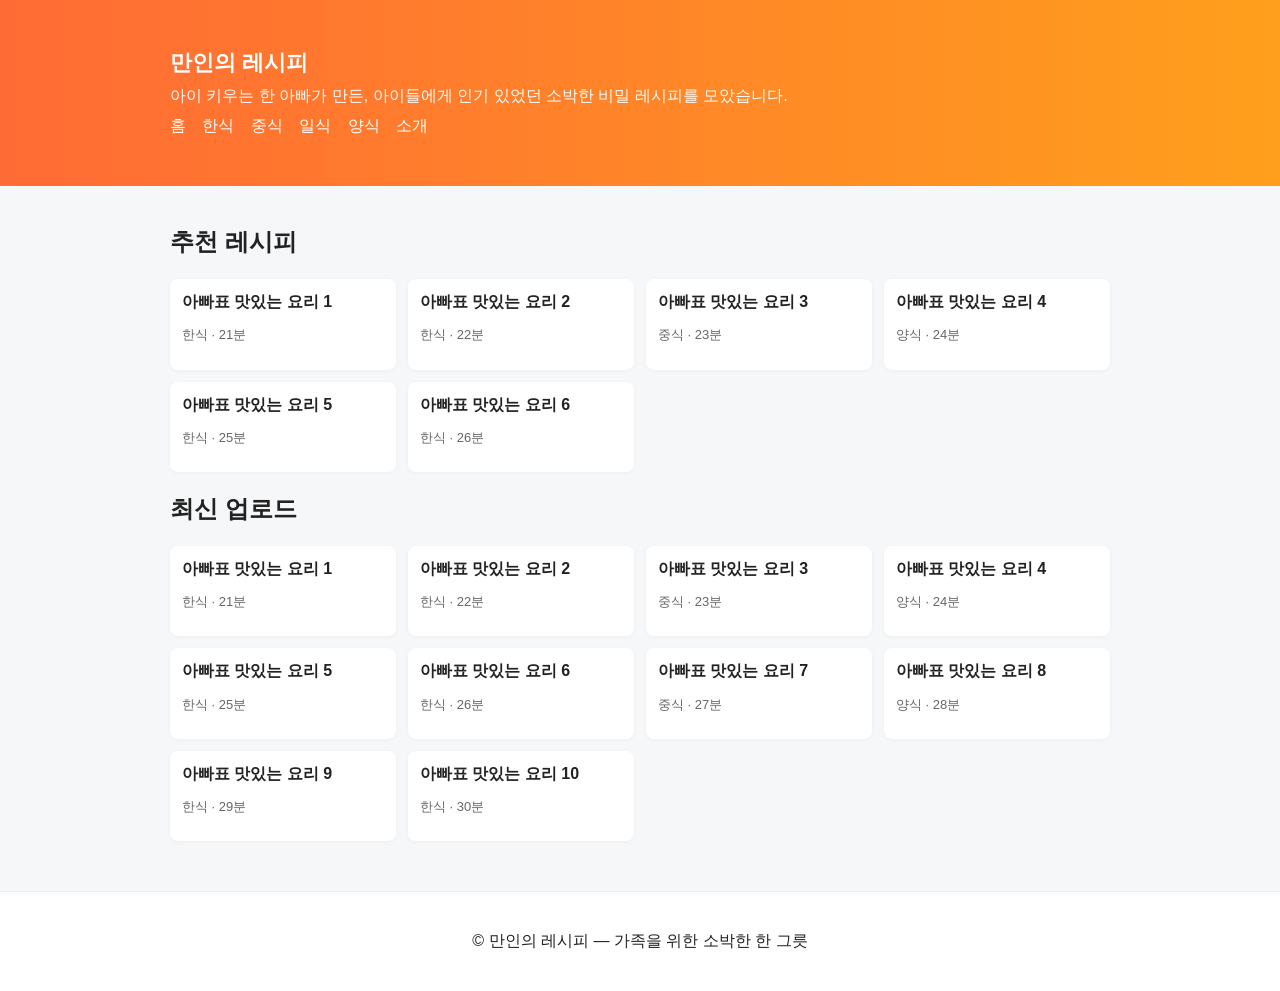
<file: site/index.html>
<!doctype html>
<html lang="ko">
<head>
  <meta charset="utf-8" />
  <meta name="viewport" content="width=device-width,initial-scale=1" />
  <title>만인의 레시피 — 아이 아빠의 비밀 레시피</title>
  <link rel="stylesheet" href="assets/styles.css">
</head>
<body>
  <header class="site-header">
    <div class="container">
      <h1>만인의 레시피</h1>
      <p class="tagline">아이 키우는 한 아빠가 만든, 아이들에게 인기 있었던 소박한 비밀 레시피를 모았습니다.</p>
      <nav>
        <a href="index.html">홈</a>
        <a href="category.html?c=한식">한식</a>
        <a href="category.html?c=중식">중식</a>
        <a href="category.html?c=일식">일식</a>
        <a href="category.html?c=양식">양식</a>
        <a href="about.html">소개</a>
      </nav>
    </div>
  </header>

  <main class="container">
    <section>
      <h2>추천 레시피</h2>
      <div id="featured" class="grid"></div>
    </section>

    <section>
      <h2>최신 업로드</h2>
      <div id="latest" class="grid"></div>
    </section>
  </main>

  <footer class="site-footer">
    <div class="container">© 만인의 레시피 — 가족을 위한 소박한 한 그릇</div>
  </footer>

  <script src="assets/app.js"></script>
  <script>
    // render featured and latest after data loads
    window.onload = async ()=>{
      const data = await window.App.loadData()
      const featured = data.slice(0,6)
      const latest = data.slice(0,12)
      const froot = document.getElementById('featured')
      const lroot = document.getElementById('latest')
      const card = r => `<a class='card' href='recipe.html?id=${encodeURIComponent(r.id)}'>
        <div class='card-body'>
          <h3>${r.title}</h3>
          <p class='meta'>${r.cuisine||''} · ${r.time||''}분</p>
        </div></a>`
      froot.innerHTML = featured.map(card).join('')
      lroot.innerHTML = latest.map(card).join('')
    }
  </script>
</body>
</html>
</file>
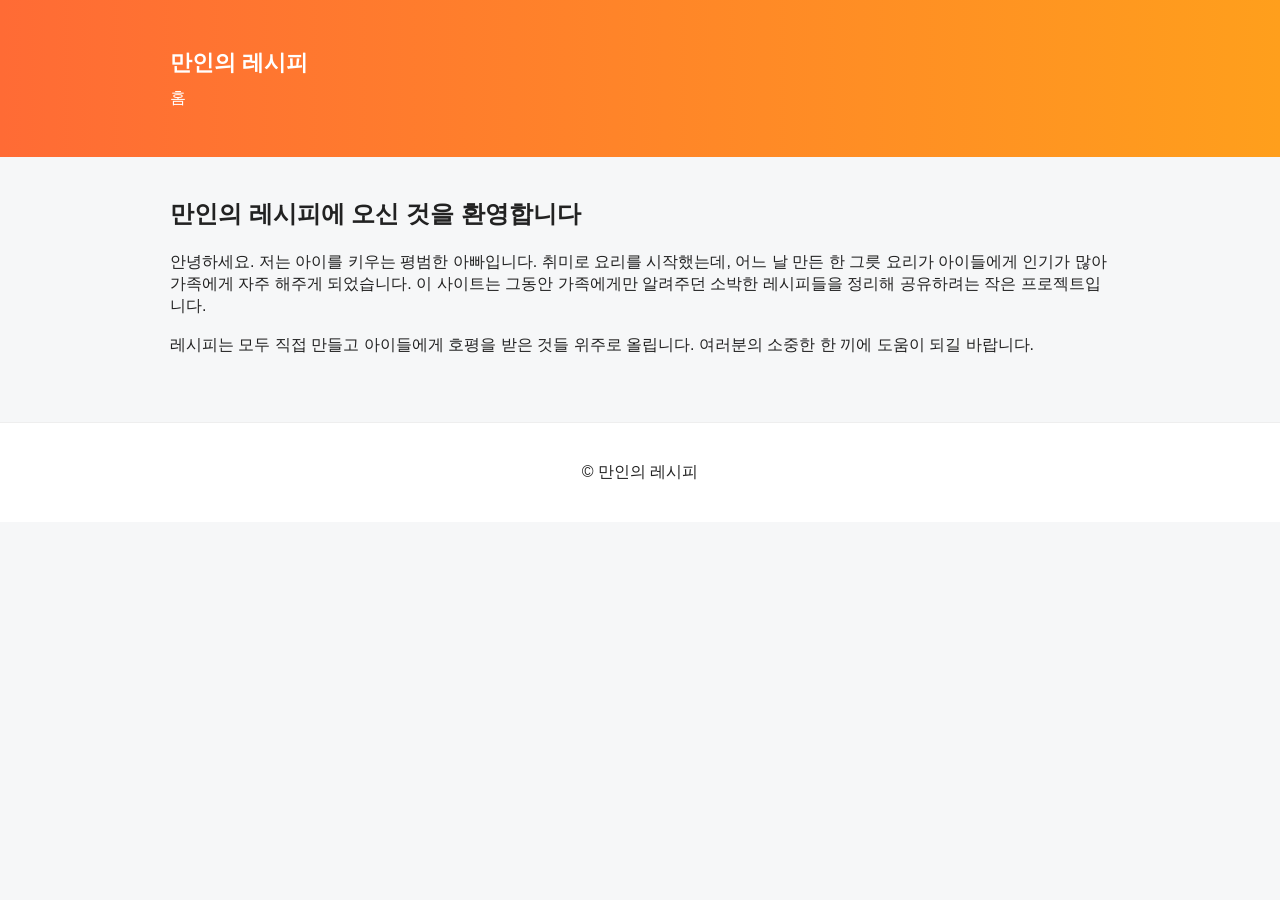
<file: site/about.html>
<!doctype html>
<html lang="ko">
<head>
  <meta charset="utf-8" />
  <meta name="viewport" content="width=device-width,initial-scale=1" />
  <title>소개 - 만인의 레시피</title>
  <link rel="stylesheet" href="assets/styles.css">
</head>
<body>
  <header class="site-header"><div class="container"><h1>만인의 레시피</h1><nav><a href="index.html">홈</a></nav></div></header>
  <main class="container">
    <h2>만인의 레시피에 오신 것을 환영합니다</h2>
    <p>안녕하세요. 저는 아이를 키우는 평범한 아빠입니다. 취미로 요리를 시작했는데, 어느 날 만든 한 그릇 요리가 아이들에게 인기가 많아 가족에게 자주 해주게 되었습니다. 이 사이트는 그동안 가족에게만 알려주던 소박한 레시피들을 정리해 공유하려는 작은 프로젝트입니다.</p>
    <p>레시피는 모두 직접 만들고 아이들에게 호평을 받은 것들 위주로 올립니다. 여러분의 소중한 한 끼에 도움이 되길 바랍니다.</p>
  </main>
  <footer class="site-footer"><div class="container">© 만인의 레시피</div></footer>
</body>
</html>
</file>
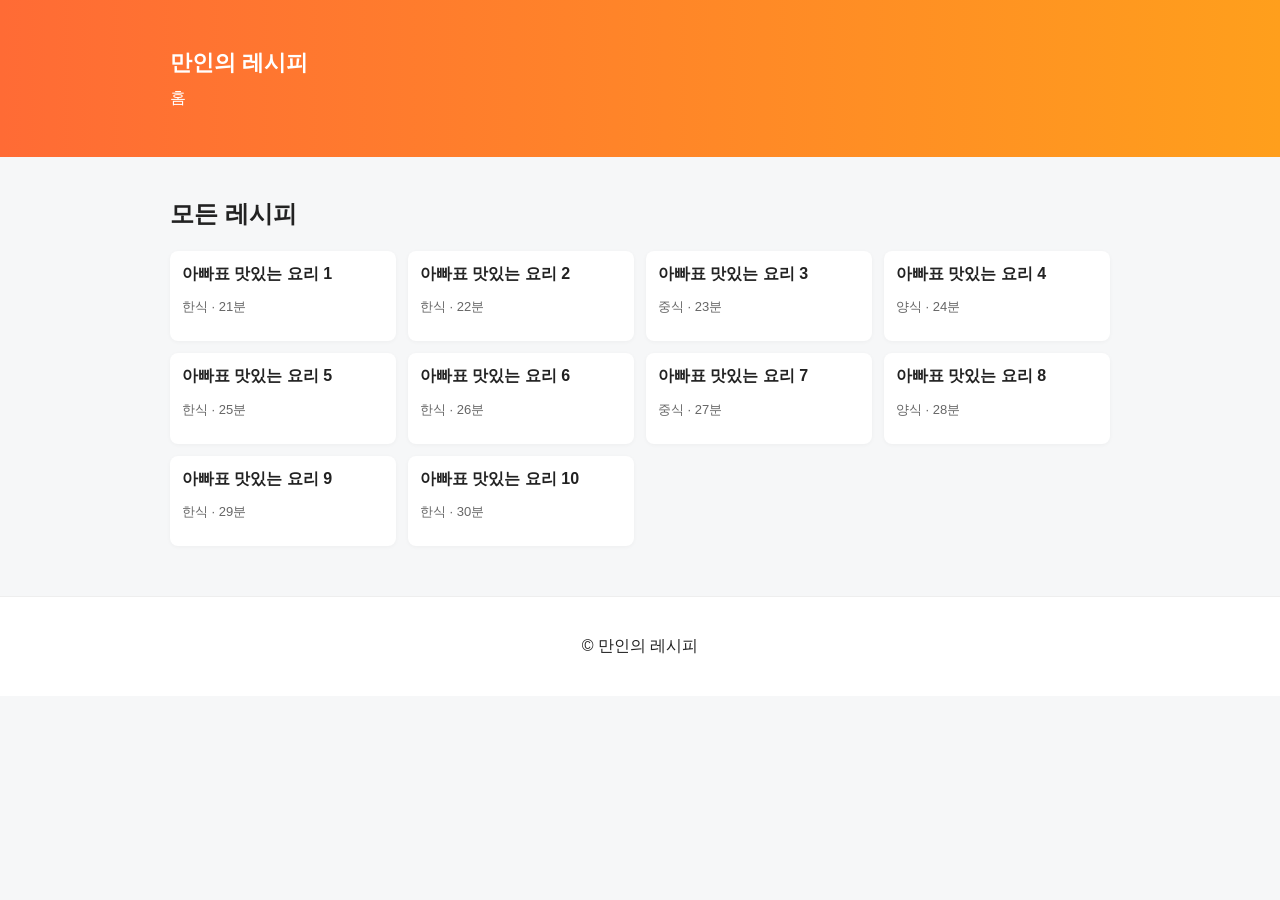
<file: site/category.html>
<!doctype html>
<html lang="ko">
<head>
  <meta charset="utf-8" />
  <meta name="viewport" content="width=device-width,initial-scale=1" />
  <title>카테고리 - 만인의 레시피</title>
  <link rel="stylesheet" href="assets/styles.css">
</head>
<body>
  <header class="site-header"><div class="container"><h1>만인의 레시피</h1><nav><a href="index.html">홈</a></nav></div></header>
  <main class="container">
    <h2 id="catTitle">카테고리</h2>
    <div id="list" class="grid"></div>
  </main>
  <footer class="site-footer"><div class="container">© 만인의 레시피</div></footer>
  <script src="assets/app.js"></script>
  <script>
    (async ()=>{
      const params = new URLSearchParams(location.search); const c = params.get('c') || ''
      document.getElementById('catTitle').textContent = c || '모든 레시피'
      const data = await window.App.loadData()
      const list = data.filter(r => !c || (r.cuisine && r.cuisine.includes(c)))
      document.getElementById('list').innerHTML = list.map(r=>`<a class='card' href='recipe.html?id=${encodeURIComponent(r.id)}'><div class='card-body'><h3>${r.title}</h3><p class='meta'>${r.cuisine||''} · ${r.time||''}분</p></div></a>`).join('')
    })()
  </script>
</body>
</html>
</file>
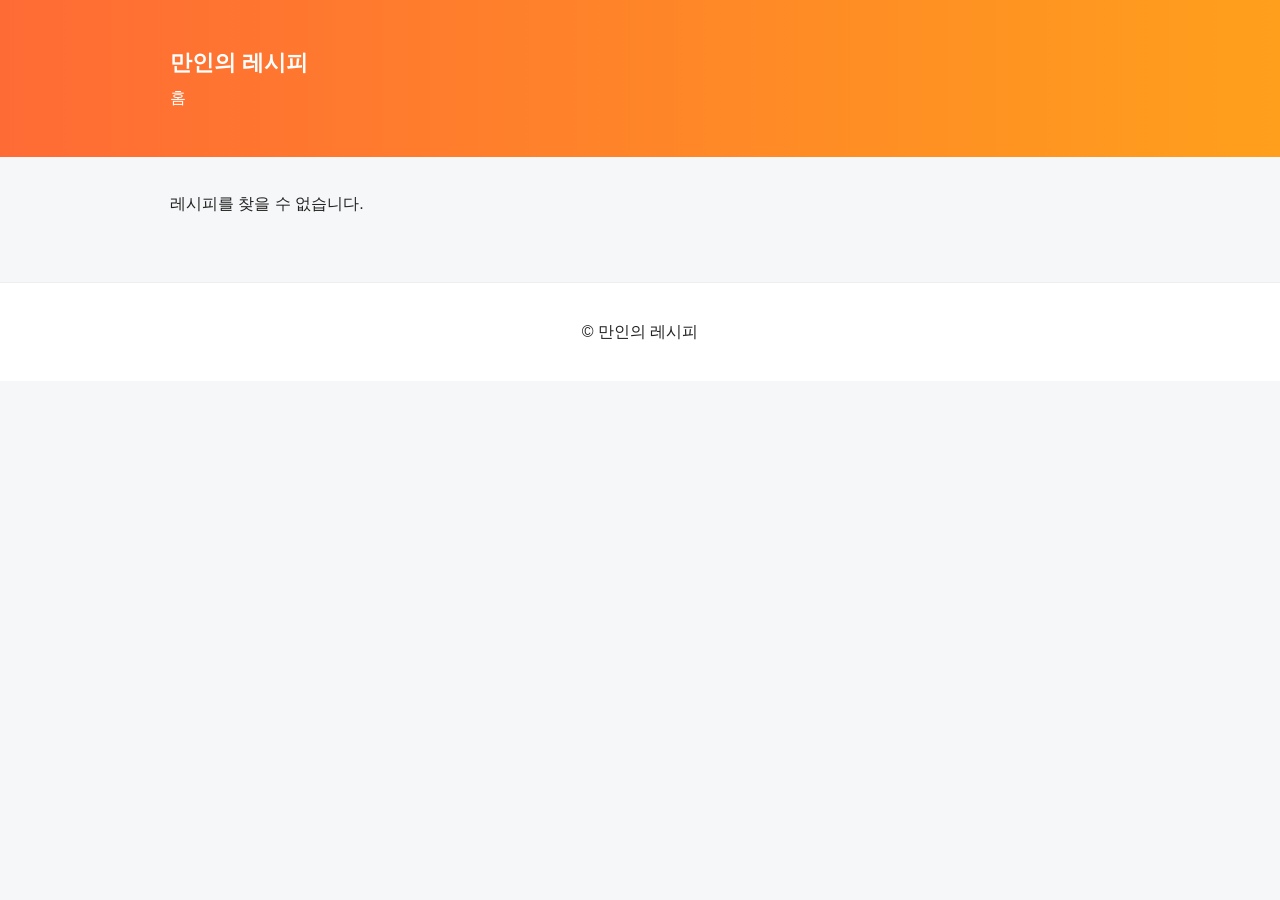
<file: site/recipe.html>
<!doctype html>
<html lang="ko">
<head>
  <meta charset="utf-8" />
  <meta name="viewport" content="width=device-width,initial-scale=1" />
  <title>레시피 - 만인의 레시피</title>
  <link rel="stylesheet" href="assets/styles.css">
</head>
<body>
  <header class="site-header"><div class="container"><h1>만인의 레시피</h1><nav><a href="index.html">홈</a></nav></div></header>
  <main class="container">
    <div id="recipe"></div>
  </main>
  <footer class="site-footer"><div class="container">© 만인의 레시피</div></footer>
  <script src="assets/app.js"></script>
  <script>
    (async ()=>{
      const params = new URLSearchParams(location.search); const id = params.get('id')
      const data = await window.App.loadData()
      const r = data.find(x=>x.id===id)
      if(!r){ document.getElementById('recipe').innerHTML = '<p>레시피를 찾을 수 없습니다.</p>'; return }
      document.getElementById('recipe').innerHTML = `
        <article class='recipe-detail'>
          <h2>${r.title}</h2>
          <div class='meta'>${r.cuisine||''} · ${r.time||''}분 · ${r.servings||1}인분</div>
          <h3>재료</h3>
          <ul>${(r.ingredients||[]).map(i=>`<li>${i}</li>`).join('')}</ul>
          <h3>조리 단계</h3>
          <ol>${(r.steps||[]).map(s=>`<li>${s}</li>`).join('')}</ol>
          <p class='source'>출처: ${r.source||'만인의 레시피'}</p>
        </article>
      `
    })()
  </script>
</body>
</html>
</file>
<file: site/assets/styles.css>
:root{--bg:#fff;--muted:#666;--accent:#FF6B35}
*{box-sizing:border-box}
body{font-family: -apple-system,BlinkMacSystemFont,'Noto Sans KR',Segoe UI,Roboto,Helvetica,Arial;line-height:1.4;margin:0;background:#f6f7f8;color:#222}
.container{max-width:980px;margin:0 auto;padding:20px}
.site-header{background:linear-gradient(90deg,#FF6B35,#FF9F1C);color:#fff;padding:28px 0}
.site-header h1{margin:0;font-size:22px}
.site-header p.tagline{margin:6px 0 0 0;opacity:0.95}
.site-header nav{margin-top:8px}
.site-header a{color:#fff;margin-right:12px;text-decoration:none}
.grid{display:grid;grid-template-columns:repeat(auto-fill,minmax(220px,1fr));gap:12px}
.card{background:#fff;border-radius:8px;box-shadow:0 1px 4px rgba(0,0,0,0.04);overflow:hidden;text-decoration:none;color:inherit}
.card-body{padding:12px}
.card h3{margin:0 0 8px 0;font-size:16px}
.meta{color:var(--muted);font-size:13px}
.recipe-detail{background:#fff;padding:18px;border-radius:8px}
.site-footer{padding:18px 0;background:#fff;margin-top:30px;border-top:1px solid #eee;text-align:center}
button{font-weight:600}
@media(max-width:600px){.site-header nav{display:flex;flex-wrap:wrap}}
</file>
